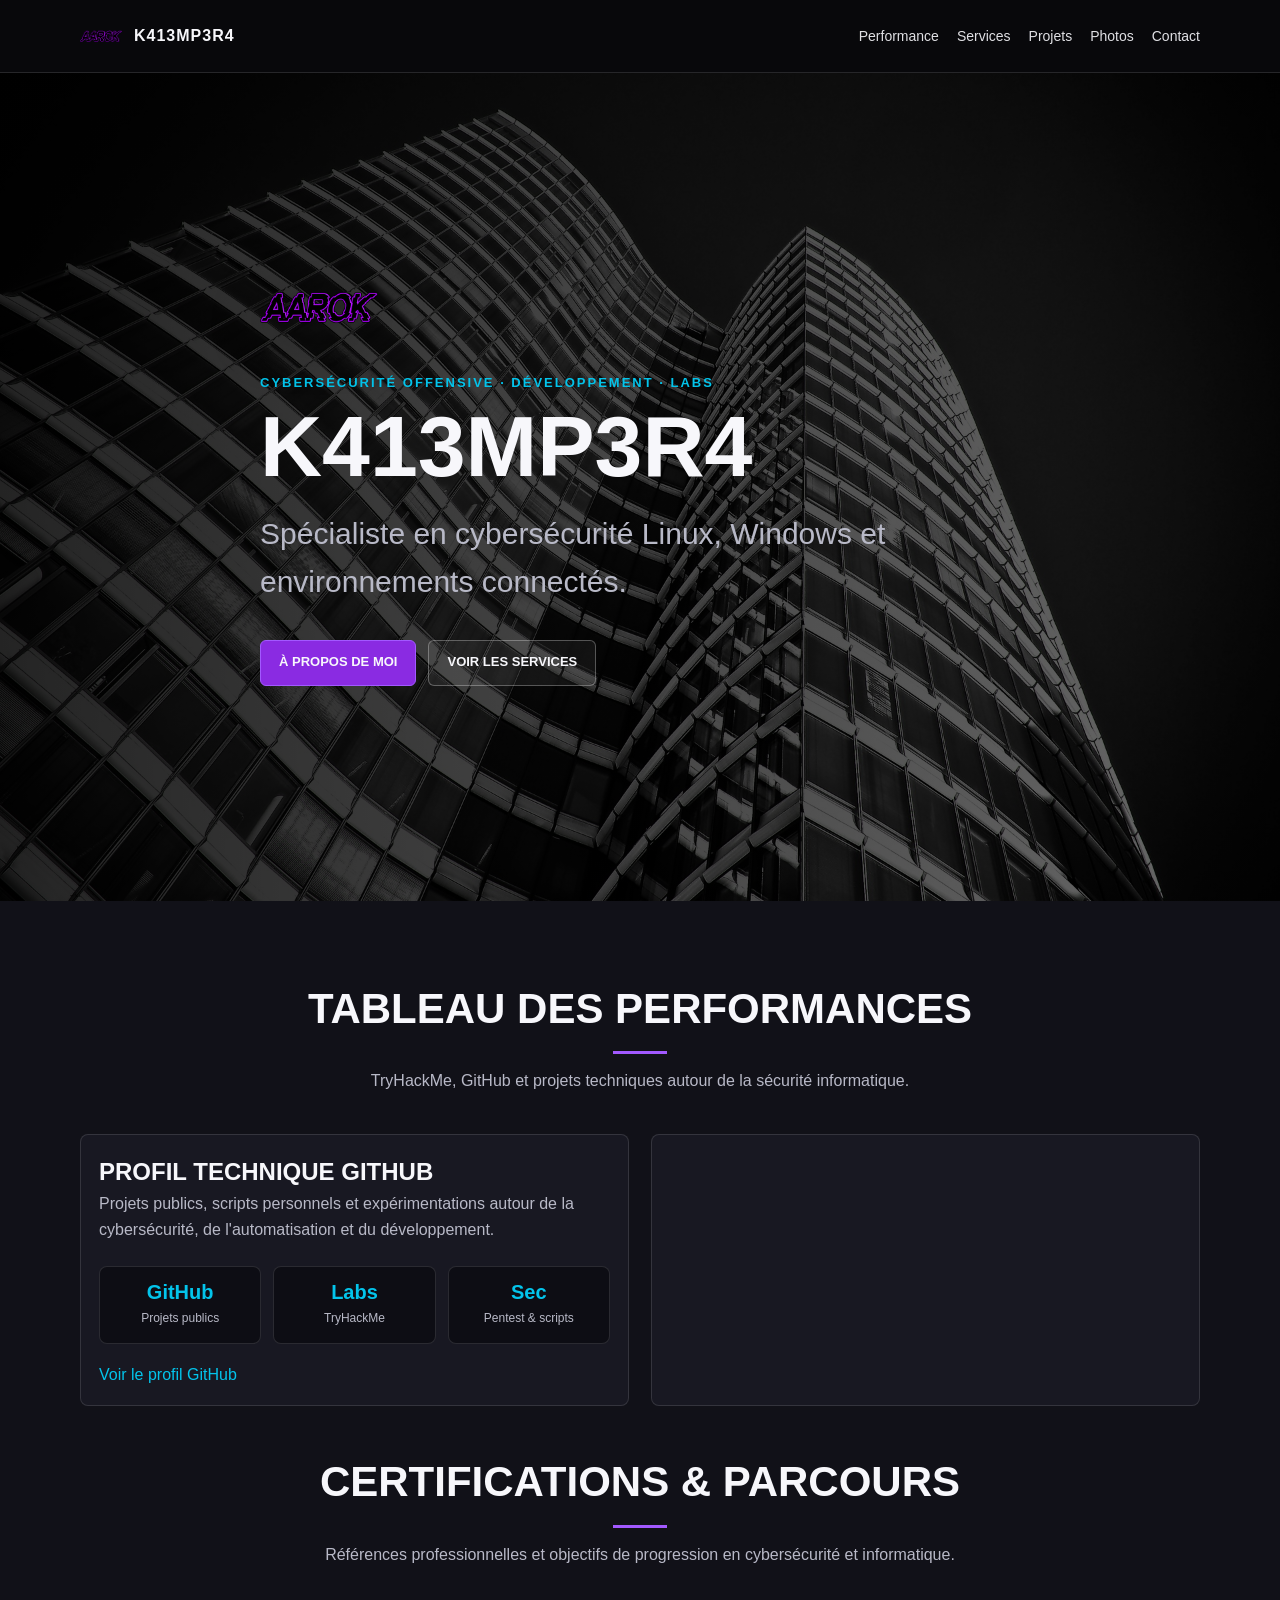
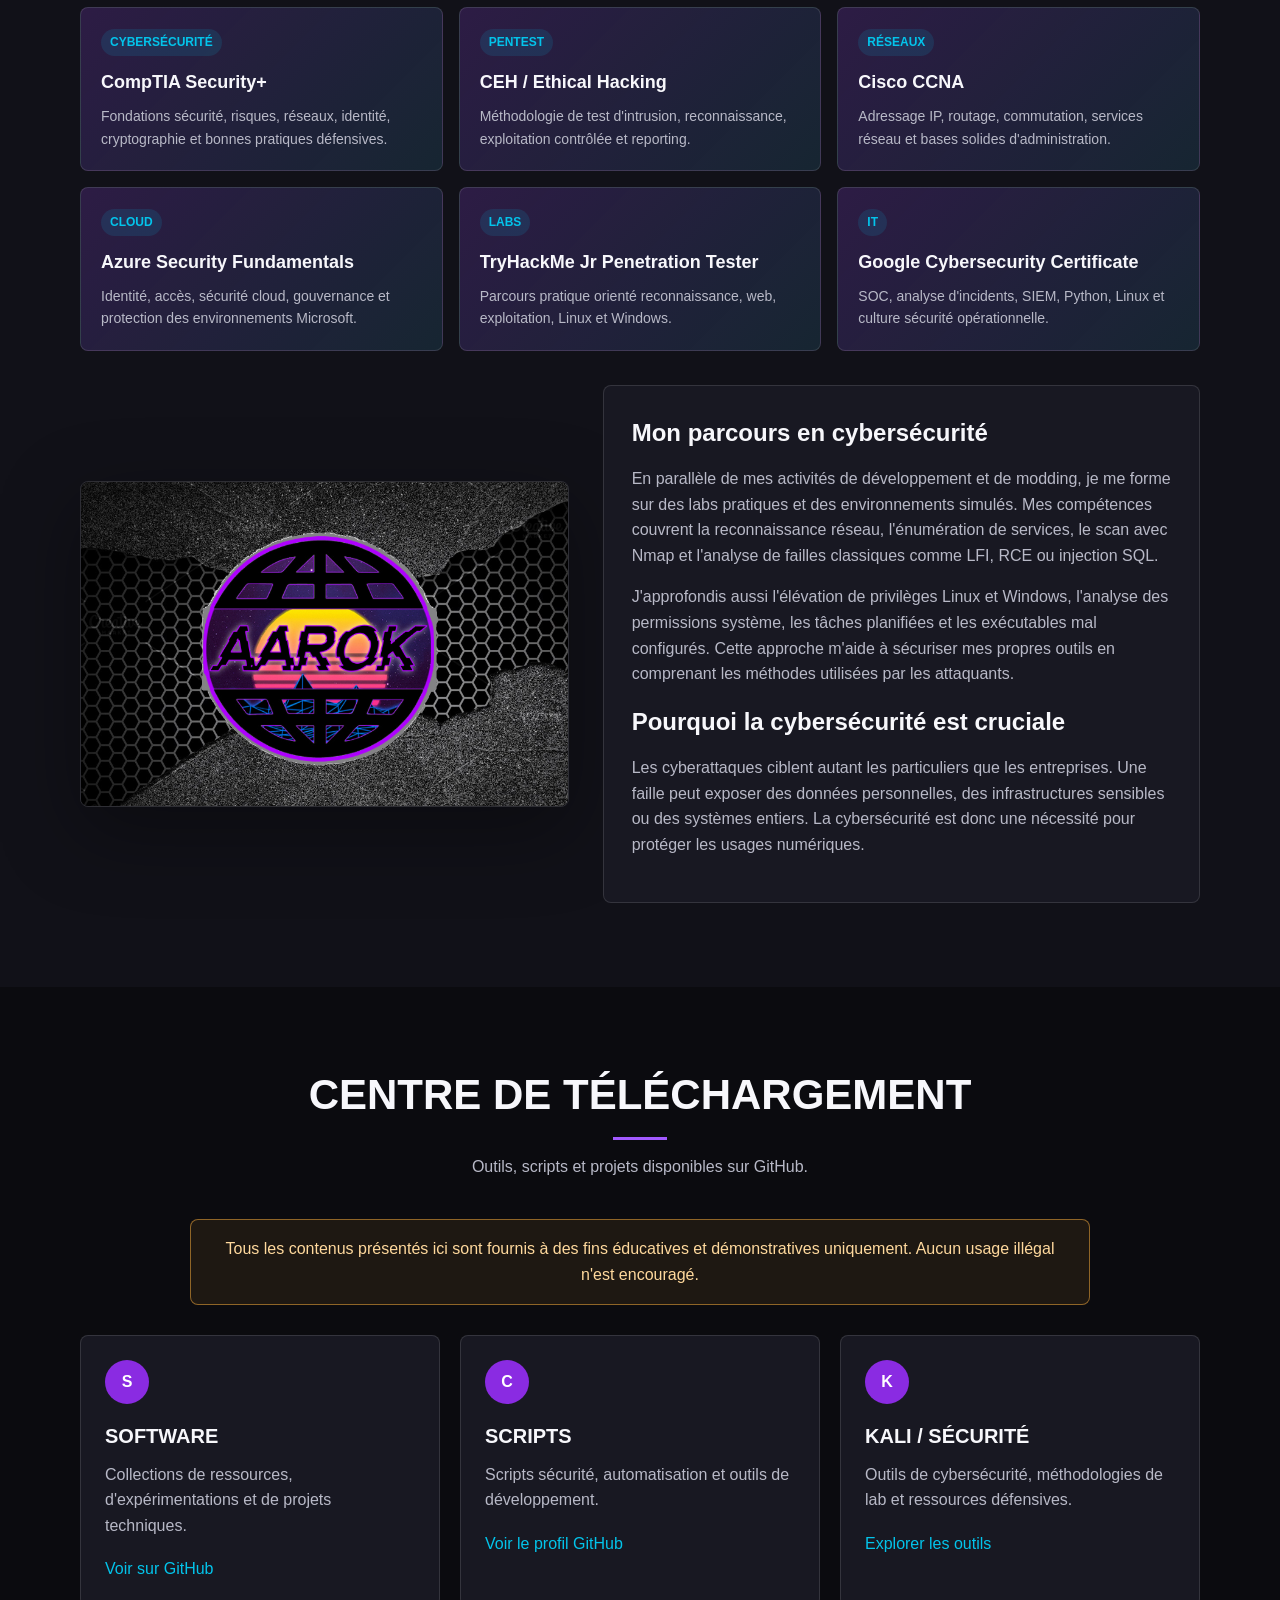
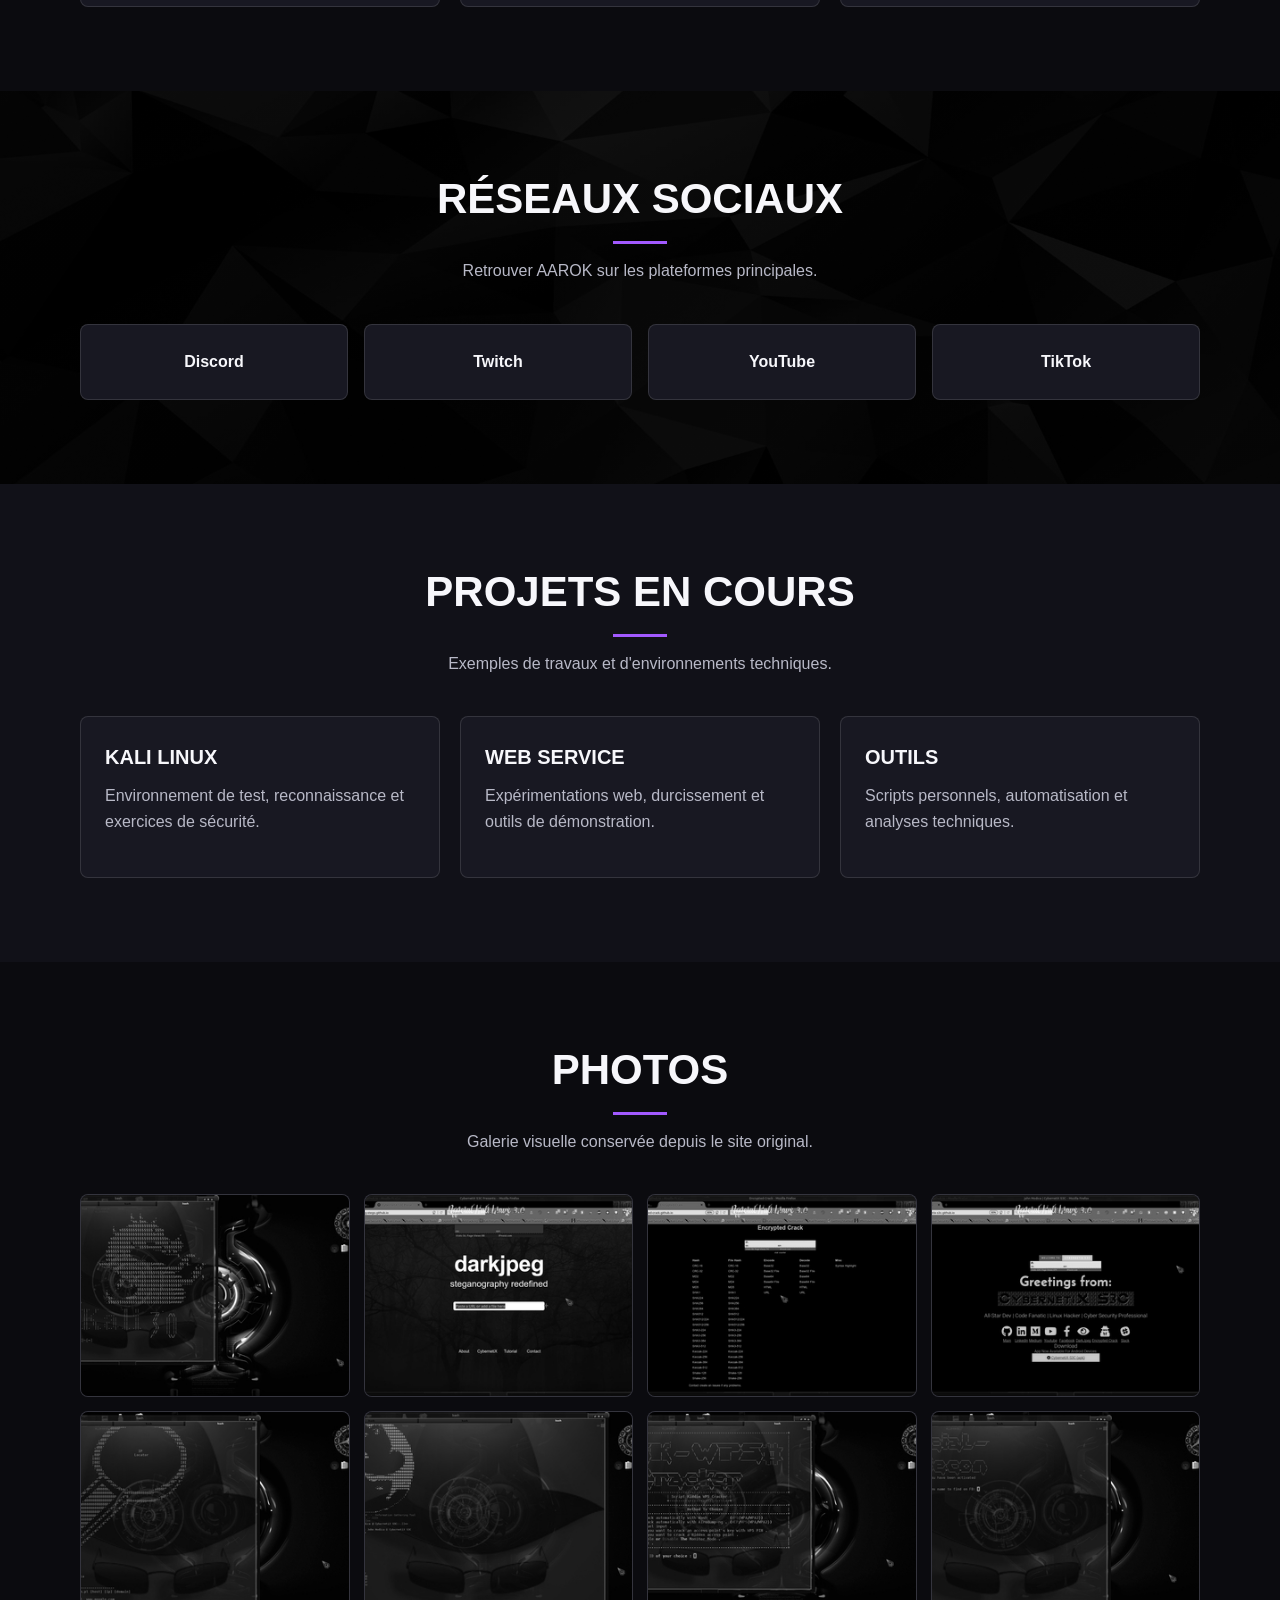
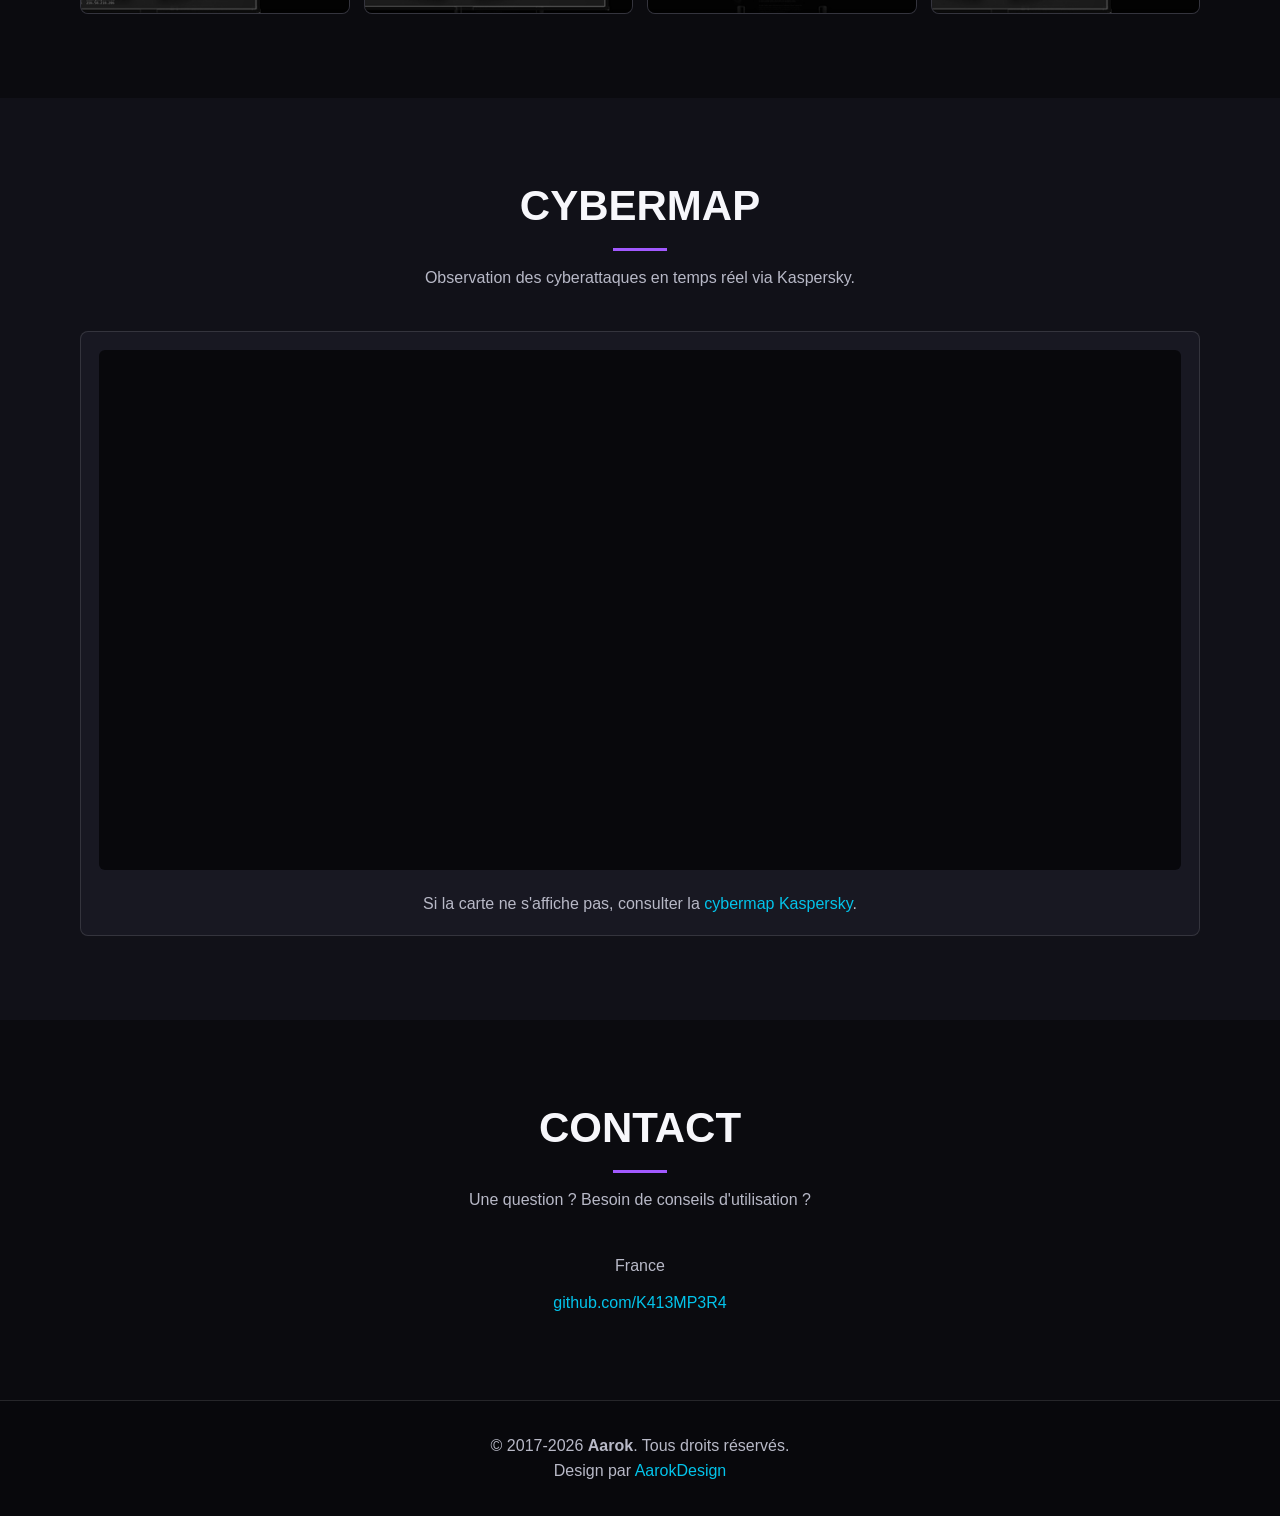
<file: index.html>
<!doctype html>
<html lang="fr">
<head>
  <meta charset="utf-8">
  <meta name="viewport" content="width=device-width, initial-scale=1">
  <meta name="p:domain_verify" content="4902bbf45fe4f81bed1552b65912c3f5">
  <meta http-equiv="Content-Security-Policy" content="default-src 'self' https: data:; img-src 'self' https: data:; frame-src https://tryhackme.com https://cybermap.kaspersky.com; style-src 'self' 'unsafe-inline'; script-src 'self' 'unsafe-inline'; base-uri 'self'; form-action 'self'; upgrade-insecure-requests">
  <meta name="referrer" content="strict-origin-when-cross-origin">
  <meta name="robots" content="index, follow, max-image-preview:large">
  <meta name="author" content="Aarok">
  <meta name="description" content="AAROK, profil cybersécurité offensive et développement : pentesting Linux et Windows, TryHackMe, scripts, outils et projets techniques.">
  <meta name="keywords" content="cybersécurité, pentest, hacker éthique, Linux, Windows, Nmap, TryHackMe, sécurité informatique, red team, scripts sécurité">
  <meta property="og:type" content="website">
  <meta property="og:locale" content="fr_FR">
  <meta property="og:site_name" content="AAROK">
  <meta property="og:title" content="AAROK - Cybersécurité offensive et projets techniques">
  <meta property="og:description" content="Profil cybersécurité, pentesting, scripts et projets techniques par AAROK.">
  <meta property="og:url" content="https://k413mp3r4.github.io/AAROK/">
  <meta property="og:image" content="https://k413mp3r4.github.io/AAROK/img/logo.png">
  <meta name="twitter:card" content="summary_large_image">
  <meta name="twitter:title" content="AAROK - Cybersécurité offensive">
  <meta name="twitter:description" content="Pentesting, TryHackMe, scripts sécurité et projets techniques.">
  <meta name="twitter:image" content="https://k413mp3r4.github.io/AAROK/img/logo.png">
  <link rel="canonical" href="https://k413mp3r4.github.io/AAROK/">
  <link rel="shortcut icon" href="favicon.ico">
  <link rel="preload" as="image" href="img/hero-bg.jpg">
  <title>AAROK - Cybersécurité offensive et projets techniques</title>
  <style>
    :root {
      --bg: #0b0b0f;
      --panel: #111118;
      --panel-soft: #181822;
      --text: #f7f7fb;
      --muted: #b8b9c7;
      --line: rgba(255, 255, 255, 0.12);
      --purple: #8a2be2;
      --purple-light: #a259ff;
      --cyan: #03c4eb;
      --warn: #ffb23f;
      --shadow: 0 24px 80px rgba(0, 0, 0, 0.35);
    }

    * {
      box-sizing: border-box;
    }

    html {
      scroll-behavior: smooth;
    }

    body {
      margin: 0;
      background: var(--bg);
      color: var(--text);
      font-family: Arial, Helvetica, sans-serif;
      line-height: 1.6;
    }

    img,
    iframe {
      max-width: 100%;
    }

    a {
      color: var(--cyan);
      text-decoration: none;
    }

    a:hover,
    a:focus-visible {
      color: #66e6ff;
      outline: none;
    }

    .container {
      width: min(1120px, calc(100% - 32px));
      margin: 0 auto;
    }

    .site-header {
      position: sticky;
      top: 0;
      z-index: 20;
      background: rgba(8, 8, 12, 0.88);
      border-bottom: 1px solid var(--line);
      backdrop-filter: blur(14px);
    }

    .nav {
      display: flex;
      align-items: center;
      justify-content: space-between;
      min-height: 72px;
      gap: 24px;
    }

    .brand {
      display: inline-flex;
      align-items: center;
      gap: 12px;
      color: var(--text);
      font-weight: 800;
      letter-spacing: 1px;
    }

    .brand img {
      width: 42px;
      height: 42px;
      object-fit: contain;
    }

    .nav-links {
      display: flex;
      align-items: center;
      gap: 18px;
      flex-wrap: wrap;
    }

    .nav-links a {
      color: var(--text);
      font-size: 14px;
      opacity: 0.9;
    }

    .nav-links a:hover,
    .nav-links a:focus-visible {
      color: var(--purple-light);
    }

    .hero {
      min-height: calc(100vh - 72px);
      display: grid;
      align-items: center;
      background:
        linear-gradient(90deg, rgba(0, 0, 0, 0.86), rgba(0, 0, 0, 0.58)),
        url("img/hero-bg.jpg") center / cover no-repeat;
    }

    .hero-inner {
      padding: 88px 0;
      max-width: 760px;
    }

    .hero-logo {
      width: 118px;
      height: auto;
      margin-bottom: 26px;
      filter: drop-shadow(0 12px 28px rgba(0, 0, 0, 0.45));
    }

    .eyebrow {
      color: var(--cyan);
      font-weight: 700;
      text-transform: uppercase;
      letter-spacing: 2px;
      font-size: 13px;
      margin-bottom: 12px;
    }

    h1 {
      margin: 0;
      font-size: clamp(42px, 8vw, 86px);
      line-height: 0.95;
      letter-spacing: 0;
      text-transform: uppercase;
    }

    .hero h2 {
      margin: 22px 0 0;
      color: var(--muted);
      font-size: clamp(20px, 3vw, 30px);
      font-weight: 500;
    }

    .actions {
      display: flex;
      flex-wrap: wrap;
      gap: 12px;
      margin-top: 34px;
    }

    .button {
      display: inline-flex;
      align-items: center;
      justify-content: center;
      min-height: 46px;
      padding: 0 18px;
      border: 1px solid rgba(255, 255, 255, 0.28);
      border-radius: 6px;
      color: var(--text);
      font-weight: 700;
      text-transform: uppercase;
      font-size: 13px;
      letter-spacing: 0;
      background: rgba(255, 255, 255, 0.06);
    }

    .button.primary {
      border-color: var(--purple-light);
      background: var(--purple);
    }

    .button:hover,
    .button:focus-visible {
      color: var(--text);
      border-color: var(--cyan);
      transform: translateY(-1px);
    }

    section {
      padding: 84px 0;
    }

    .section-head {
      max-width: 760px;
      margin: 0 auto 40px;
      text-align: center;
    }

    .section-head h2 {
      margin: 0;
      font-size: clamp(28px, 4vw, 42px);
      text-transform: uppercase;
      line-height: 1.15;
    }

    .section-head p {
      color: var(--muted);
      margin: 14px 0 0;
    }

    .divider {
      width: 54px;
      height: 3px;
      margin: 18px auto 0;
      background: var(--purple-light);
    }

    .dark-band {
      background: var(--panel);
    }

    .about-grid {
      display: grid;
      grid-template-columns: minmax(0, 0.9fr) minmax(0, 1.1fr);
      gap: 34px;
      align-items: center;
    }

    .about-grid img {
      width: 100%;
      border-radius: 8px;
      box-shadow: var(--shadow);
      border: 1px solid var(--line);
    }

    .content-panel {
      background: var(--panel-soft);
      border: 1px solid var(--line);
      border-radius: 8px;
      padding: 28px;
    }

    .content-panel h3 {
      margin: 0 0 14px;
      font-size: 24px;
    }

    .content-panel p {
      margin: 0 0 16px;
      color: var(--muted);
    }

    .embed-grid {
      display: grid;
      grid-template-columns: repeat(2, minmax(0, 1fr));
      gap: 22px;
      align-items: stretch;
    }

    .embed-card {
      min-height: 270px;
      background: var(--panel-soft);
      border: 1px solid var(--line);
      border-radius: 8px;
      padding: 18px;
    }

    .embed-card img,
    .embed-card iframe {
      width: 100%;
      border: 0;
      border-radius: 6px;
      background: #08080c;
    }

    .stats-card {
      min-height: 270px;
      display: grid;
      align-content: center;
      gap: 18px;
    }

    .stats-card h3 {
      margin: 0;
      font-size: 24px;
      text-transform: uppercase;
    }

    .stats-card p {
      margin: 0;
      color: var(--muted);
    }

    .stat-list {
      display: grid;
      grid-template-columns: repeat(3, minmax(0, 1fr));
      gap: 12px;
      margin-top: 6px;
    }

    .stat-pill {
      padding: 14px 10px;
      border: 1px solid var(--line);
      border-radius: 8px;
      background: #0d0d14;
      text-align: center;
    }

    .stat-pill strong {
      display: block;
      color: var(--cyan);
      font-size: 20px;
      line-height: 1.1;
    }

    .stat-pill span {
      display: block;
      color: var(--muted);
      font-size: 12px;
      margin-top: 6px;
    }

    .tryhackme-card {
      min-height: 0;
    }

    .tryhackme-card iframe {
      display: block;
      height: 170px;
      background: transparent;
    }

    .services-grid {
      display: grid;
      grid-template-columns: repeat(3, minmax(0, 1fr));
      gap: 20px;
    }

    .cert-grid {
      display: grid;
      grid-template-columns: repeat(3, minmax(0, 1fr));
      gap: 16px;
      margin-top: 22px;
    }

    .cert-card {
      min-height: 152px;
      padding: 20px;
      border: 1px solid var(--line);
      border-radius: 8px;
      background: linear-gradient(135deg, rgba(138, 43, 226, 0.18), rgba(3, 196, 235, 0.08)), var(--panel-soft);
    }

    .cert-card span {
      display: inline-block;
      margin-bottom: 12px;
      padding: 4px 9px;
      border-radius: 999px;
      background: rgba(3, 196, 235, 0.12);
      color: var(--cyan);
      font-size: 12px;
      font-weight: 700;
      text-transform: uppercase;
    }

    .cert-card h3 {
      margin: 0 0 8px;
      font-size: 18px;
    }

    .cert-card p {
      margin: 0;
      color: var(--muted);
      font-size: 14px;
    }

    .service-card,
    .social-card,
    .project-card {
      background: var(--panel-soft);
      border: 1px solid var(--line);
      border-radius: 8px;
      padding: 24px;
      transition: transform 160ms ease, border-color 160ms ease;
    }

    .service-card:hover,
    .social-card:hover,
    .project-card:hover {
      transform: translateY(-3px);
      border-color: rgba(162, 89, 255, 0.65);
    }

    .service-icon {
      width: 44px;
      height: 44px;
      display: grid;
      place-items: center;
      border-radius: 50%;
      background: var(--purple);
      color: #fff;
      font-weight: 800;
      margin-bottom: 16px;
    }

    .service-card h3,
    .project-card h3 {
      margin: 0 0 10px;
      font-size: 20px;
      text-transform: uppercase;
    }

    .service-card p,
    .project-card p {
      color: var(--muted);
      margin: 0 0 18px;
    }

    .notice {
      max-width: 900px;
      margin: 0 auto 30px;
      padding: 16px;
      border: 1px solid rgba(255, 178, 63, 0.5);
      border-radius: 8px;
      color: #ffd99d;
      background: rgba(255, 178, 63, 0.08);
      text-align: center;
    }

    .social-section {
      background:
        linear-gradient(rgba(0, 0, 0, 0.72), rgba(0, 0, 0, 0.72)),
        url("img/subscribe-bg.jpg") center / cover no-repeat;
    }

    .social-grid {
      display: grid;
      grid-template-columns: repeat(4, minmax(0, 1fr));
      gap: 16px;
    }

    .social-card {
      color: var(--text);
      font-weight: 800;
      text-align: center;
    }

    .portfolio-grid {
      display: grid;
      grid-template-columns: repeat(4, minmax(0, 1fr));
      gap: 14px;
    }

    .portfolio-grid a {
      display: block;
      overflow: hidden;
      border-radius: 8px;
      border: 1px solid var(--line);
      background: var(--panel-soft);
    }

    .portfolio-grid img {
      display: block;
      width: 100%;
      aspect-ratio: 4 / 3;
      object-fit: cover;
      filter: grayscale(1);
      transition: filter 160ms ease, transform 160ms ease;
      loading: lazy;
    }

    .portfolio-grid a:hover img,
    .portfolio-grid a:focus-visible img {
      filter: grayscale(0);
      transform: scale(1.03);
    }

    .contact-list {
      display: grid;
      gap: 12px;
      max-width: 620px;
      margin: 0 auto;
      color: var(--muted);
      text-align: center;
    }

    footer {
      padding: 32px 0;
      border-top: 1px solid var(--line);
      color: var(--muted);
      text-align: center;
      background: #08080c;
    }

    @media (max-width: 900px) {
      .about-grid,
      .embed-grid,
      .services-grid,
      .cert-grid,
      .social-grid {
        grid-template-columns: 1fr;
      }

      .stat-list {
        grid-template-columns: 1fr;
      }

      .portfolio-grid {
        grid-template-columns: repeat(2, minmax(0, 1fr));
      }
    }

    @media (max-width: 720px) {
      .nav {
        align-items: flex-start;
        flex-direction: column;
        padding: 14px 0;
      }

      .nav-links {
        gap: 12px;
      }

      section {
        padding: 62px 0;
      }

      .hero {
        min-height: auto;
      }
    }
  </style>
  <script type="application/ld+json">
  {
    "@context": "https://schema.org",
    "@type": "Person",
    "name": "AAROK",
    "url": "https://k413mp3r4.github.io/AAROK/",
    "sameAs": [
      "https://github.com/K413MP3R4",
      "https://www.youtube.com/@Aarok.gaming",
      "https://www.twitch.tv/aar0ck",
      "https://www.tiktok.com/@aarok.tv"
    ],
    "knowsAbout": ["Cybersécurité", "Pentesting", "Linux", "Windows", "TryHackMe", "Développement"]
  }
  </script>
</head>
<body oncontextmenu="return false">
  <header class="site-header">
    <div class="container nav">
      <a class="brand" href="#hero" aria-label="Accueil AAROK">
        <img src="img/logo.png" alt="Logo AAROK" width="42" height="42">
        <span>K413MP3R4</span>
      </a>
      <nav class="nav-links" aria-label="Navigation principale">
        <a href="#about">Performance</a>
        <a href="#services">Services</a>
        <a href="#projects">Projets</a>
        <a href="#portfolio">Photos</a>
        <a href="#contact">Contact</a>
      </nav>
    </div>
  </header>

  <main>
    <section id="hero" class="hero">
      <div class="container hero-inner">
        <img class="hero-logo" src="img/logo.png" alt="Logo AAROK" width="140" height="140">
        <p class="eyebrow">Cybersécurité offensive · développement · labs</p>
        <h1>K413MP3R4</h1>
        <h2>Spécialiste en cybersécurité Linux, Windows et environnements connectés.</h2>
        <div class="actions">
          <a class="button primary" href="#about">À propos de moi</a>
          <a class="button" href="#services">Voir les services</a>
        </div>
      </div>
    </section>

    <section id="about" class="dark-band">
      <div class="container">
        <div class="section-head">
          <h2>Tableau des performances</h2>
          <div class="divider"></div>
          <p>TryHackMe, GitHub et projets techniques autour de la sécurité informatique.</p>
        </div>

        <div class="embed-grid">
          <article class="embed-card stats-card">
            <div>
              <h3>Profil technique GitHub</h3>
              <p>Projets publics, scripts personnels et expérimentations autour de la cybersécurité, de l'automatisation et du développement.</p>
            </div>
            <div class="stat-list" aria-label="Résumé du profil technique">
              <div class="stat-pill">
                <strong>GitHub</strong>
                <span>Projets publics</span>
              </div>
              <div class="stat-pill">
                <strong>Labs</strong>
                <span>TryHackMe</span>
              </div>
              <div class="stat-pill">
                <strong>Sec</strong>
                <span>Pentest & scripts</span>
              </div>
            </div>
            <a href="https://github.com/K413MP3R4" target="_blank" rel="noopener noreferrer">Voir le profil GitHub</a>
          </article>
          <article class="embed-card tryhackme-card">
            <iframe title="Badge TryHackMe public" src="https://tryhackme.com/api/v2/badges/public-profile?userPublicId=2812137" height="170" loading="lazy"></iframe>
          </article>
        </div>

        <div class="section-head" style="margin-top: 52px;">
          <h2>Certifications & parcours</h2>
          <div class="divider"></div>
          <p>Références professionnelles et objectifs de progression en cybersécurité et informatique.</p>
        </div>

        <div class="cert-grid">
          <article class="cert-card">
            <span>Cybersécurité</span>
            <h3>CompTIA Security+</h3>
            <p>Fondations sécurité, risques, réseaux, identité, cryptographie et bonnes pratiques défensives.</p>
          </article>
          <article class="cert-card">
            <span>Pentest</span>
            <h3>CEH / Ethical Hacking</h3>
            <p>Méthodologie de test d'intrusion, reconnaissance, exploitation contrôlée et reporting.</p>
          </article>
          <article class="cert-card">
            <span>Réseaux</span>
            <h3>Cisco CCNA</h3>
            <p>Adressage IP, routage, commutation, services réseau et bases solides d'administration.</p>
          </article>
          <article class="cert-card">
            <span>Cloud</span>
            <h3>Azure Security Fundamentals</h3>
            <p>Identité, accès, sécurité cloud, gouvernance et protection des environnements Microsoft.</p>
          </article>
          <article class="cert-card">
            <span>Labs</span>
            <h3>TryHackMe Jr Penetration Tester</h3>
            <p>Parcours pratique orienté reconnaissance, web, exploitation, Linux et Windows.</p>
          </article>
          <article class="cert-card">
            <span>IT</span>
            <h3>Google Cybersecurity Certificate</h3>
            <p>SOC, analyse d'incidents, SIEM, Python, Linux et culture sécurité opérationnelle.</p>
          </article>
        </div>

        <div class="about-grid" style="margin-top: 34px;">
          <img src="img/about-img.jpg" alt="Illustration cybersécurité AAROK" loading="lazy">
          <article class="content-panel">
            <h3>Mon parcours en cybersécurité</h3>
            <p>En parallèle de mes activités de développement et de modding, je me forme sur des labs pratiques et des environnements simulés. Mes compétences couvrent la reconnaissance réseau, l'énumération de services, le scan avec Nmap et l'analyse de failles classiques comme LFI, RCE ou injection SQL.</p>
            <p>J'approfondis aussi l'élévation de privilèges Linux et Windows, l'analyse des permissions système, les tâches planifiées et les exécutables mal configurés. Cette approche m'aide à sécuriser mes propres outils en comprenant les méthodes utilisées par les attaquants.</p>
            <h3>Pourquoi la cybersécurité est cruciale</h3>
            <p>Les cyberattaques ciblent autant les particuliers que les entreprises. Une faille peut exposer des données personnelles, des infrastructures sensibles ou des systèmes entiers. La cybersécurité est donc une nécessité pour protéger les usages numériques.</p>
          </article>
        </div>
      </div>
    </section>

    <section id="services">
      <div class="container">
        <div class="section-head">
          <h2>Centre de téléchargement</h2>
          <div class="divider"></div>
          <p>Outils, scripts et projets disponibles sur GitHub.</p>
        </div>

        <div class="notice">
          Tous les contenus présentés ici sont fournis à des fins éducatives et démonstratives uniquement. Aucun usage illégal n'est encouragé.
        </div>

        <div class="services-grid">
          <article class="service-card">
            <div class="service-icon">S</div>
            <h3>Software</h3>
            <p>Collections de ressources, d'expérimentations et de projets techniques.</p>
            <a href="https://github.com/K413MP3R4" target="_blank" rel="noopener noreferrer">Voir sur GitHub</a>
          </article>

          <article class="service-card">
            <div class="service-icon">C</div>
            <h3>Scripts</h3>
            <p>Scripts sécurité, automatisation et outils de développement.</p>
            <a href="https://github.com/K413MP3R4" target="_blank" rel="noopener noreferrer">Voir le profil GitHub</a>
          </article>

          <article class="service-card">
            <div class="service-icon">K</div>
            <h3>Kali / Sécurité</h3>
            <p>Outils de cybersécurité, méthodologies de lab et ressources défensives.</p>
            <a href="https://github.com/K413MP3R4" target="_blank" rel="noopener noreferrer">Explorer les outils</a>
          </article>
        </div>
      </div>
    </section>

    <section class="social-section" aria-labelledby="social-title">
      <div class="container">
        <div class="section-head">
          <h2 id="social-title">Réseaux sociaux</h2>
          <div class="divider"></div>
          <p>Retrouver AAROK sur les plateformes principales.</p>
        </div>
        <div class="social-grid">
          <a class="social-card" href="https://discord.gg/votreLien" target="_blank" rel="noopener noreferrer">Discord</a>
          <a class="social-card" href="https://www.twitch.tv/aar0ck" target="_blank" rel="noopener noreferrer">Twitch</a>
          <a class="social-card" href="https://www.youtube.com/@Aarok.gaming" target="_blank" rel="noopener noreferrer">YouTube</a>
          <a class="social-card" href="https://www.tiktok.com/@aarok.tv" target="_blank" rel="noopener noreferrer">TikTok</a>
        </div>
      </div>
    </section>

    <section id="projects" class="dark-band">
      <div class="container">
        <div class="section-head">
          <h2>Projets en cours</h2>
          <div class="divider"></div>
          <p>Exemples de travaux et d'environnements techniques.</p>
        </div>
        <div class="services-grid">
          <article class="project-card">
            <h3>Kali Linux</h3>
            <p>Environnement de test, reconnaissance et exercices de sécurité.</p>
          </article>
          <article class="project-card">
            <h3>Web Service</h3>
            <p>Expérimentations web, durcissement et outils de démonstration.</p>
          </article>
          <article class="project-card">
            <h3>Outils</h3>
            <p>Scripts personnels, automatisation et analyses techniques.</p>
          </article>
        </div>
      </div>
    </section>

    <section id="portfolio">
      <div class="container">
        <div class="section-head">
          <h2>Photos</h2>
          <div class="divider"></div>
          <p>Galerie visuelle conservée depuis le site original.</p>
        </div>
        <div class="portfolio-grid">
          <a href="img/portfolio/portfolio-01-large.jpg" target="_blank" rel="noopener noreferrer"><img src="img/portfolio/portfolio-01-thumbnail.jpg" alt="Portfolio Kali Linux" loading="lazy"></a>
          <a href="img/portfolio/portfolio-02-large.jpg" target="_blank" rel="noopener noreferrer"><img src="img/portfolio/portfolio-02-thumbnail.jpg" alt="Portfolio service web" loading="lazy"></a>
          <a href="img/portfolio/portfolio-03-large.jpg" target="_blank" rel="noopener noreferrer"><img src="img/portfolio/portfolio-03-thumbnail.jpg" alt="Portfolio chiffrement" loading="lazy"></a>
          <a href="img/portfolio/portfolio-04-large.jpg" target="_blank" rel="noopener noreferrer"><img src="img/portfolio/portfolio-04-thumbnail.jpg" alt="Portfolio site web" loading="lazy"></a>
          <a href="img/portfolio/portfolio-05-large.jpg" target="_blank" rel="noopener noreferrer"><img src="img/portfolio/portfolio-05-thumbnail.jpg" alt="Portfolio outil IP" loading="lazy"></a>
          <a href="img/portfolio/portfolio-06-large.jpg" target="_blank" rel="noopener noreferrer"><img src="img/portfolio/portfolio-06-thumbnail.jpg" alt="Portfolio outil sécurité" loading="lazy"></a>
          <a href="img/portfolio/portfolio-07-large.jpg" target="_blank" rel="noopener noreferrer"><img src="img/portfolio/portfolio-07-thumbnail.jpg" alt="Portfolio script sécurité" loading="lazy"></a>
          <a href="img/portfolio/portfolio-08-large.jpg" target="_blank" rel="noopener noreferrer"><img src="img/portfolio/portfolio-08-thumbnail.jpg" alt="Portfolio reconnaissance" loading="lazy"></a>
        </div>
      </div>
    </section>

    <section class="dark-band" aria-labelledby="cybermap-title">
      <div class="container">
        <div class="section-head">
          <h2 id="cybermap-title">Cybermap</h2>
          <div class="divider"></div>
          <p>Observation des cyberattaques en temps réel via Kaspersky.</p>
        </div>
        <article class="embed-card">
          <iframe title="Cybermap Kaspersky" src="https://cybermap.kaspersky.com/en/widget/dynamic/dark" height="520" loading="lazy" allowfullscreen></iframe>
          <p style="margin: 14px 0 0; color: var(--muted); text-align: center;">Si la carte ne s'affiche pas, consulter la <a href="https://cybermap.kaspersky.com" target="_blank" rel="noopener noreferrer">cybermap Kaspersky</a>.</p>
        </article>
      </div>
    </section>

    <section id="contact">
      <div class="container">
        <div class="section-head">
          <h2>Contact</h2>
          <div class="divider"></div>
          <p>Une question ? Besoin de conseils d'utilisation ?</p>
        </div>
        <div class="contact-list">
          <span>France</span>
          <a href="https://github.com/K413MP3R4" target="_blank" rel="noopener noreferrer">github.com/K413MP3R4</a>
        </div>
      </div>
    </section>
  </main>

  <footer>
    <div class="container">
      <div>&copy; 2017-<span id="yr"></span> <strong>Aarok</strong>. Tous droits réservés.</div>
      <div>Design par <a href="https://github.com/K413MP3R4" target="_blank" rel="noopener noreferrer">AarokDesign</a></div>
    </div>
  </footer>
  <script>
    document.addEventListener("contextmenu", function (event) {
      event.preventDefault();
    });

    document.addEventListener("keydown", function (event) {
      var key = event.key.toLowerCase();
      var blocked =
        event.key === "F12" ||
        (event.ctrlKey && event.shiftKey && ["i", "j", "c"].includes(key)) ||
        (event.ctrlKey && ["u", "s"].includes(key));

      if (blocked) {
        event.preventDefault();
      }
    });
  </script>
<script>document.getElementById("yr").textContent=new Date().getFullYear();</script>
</body>
</html>
</file>
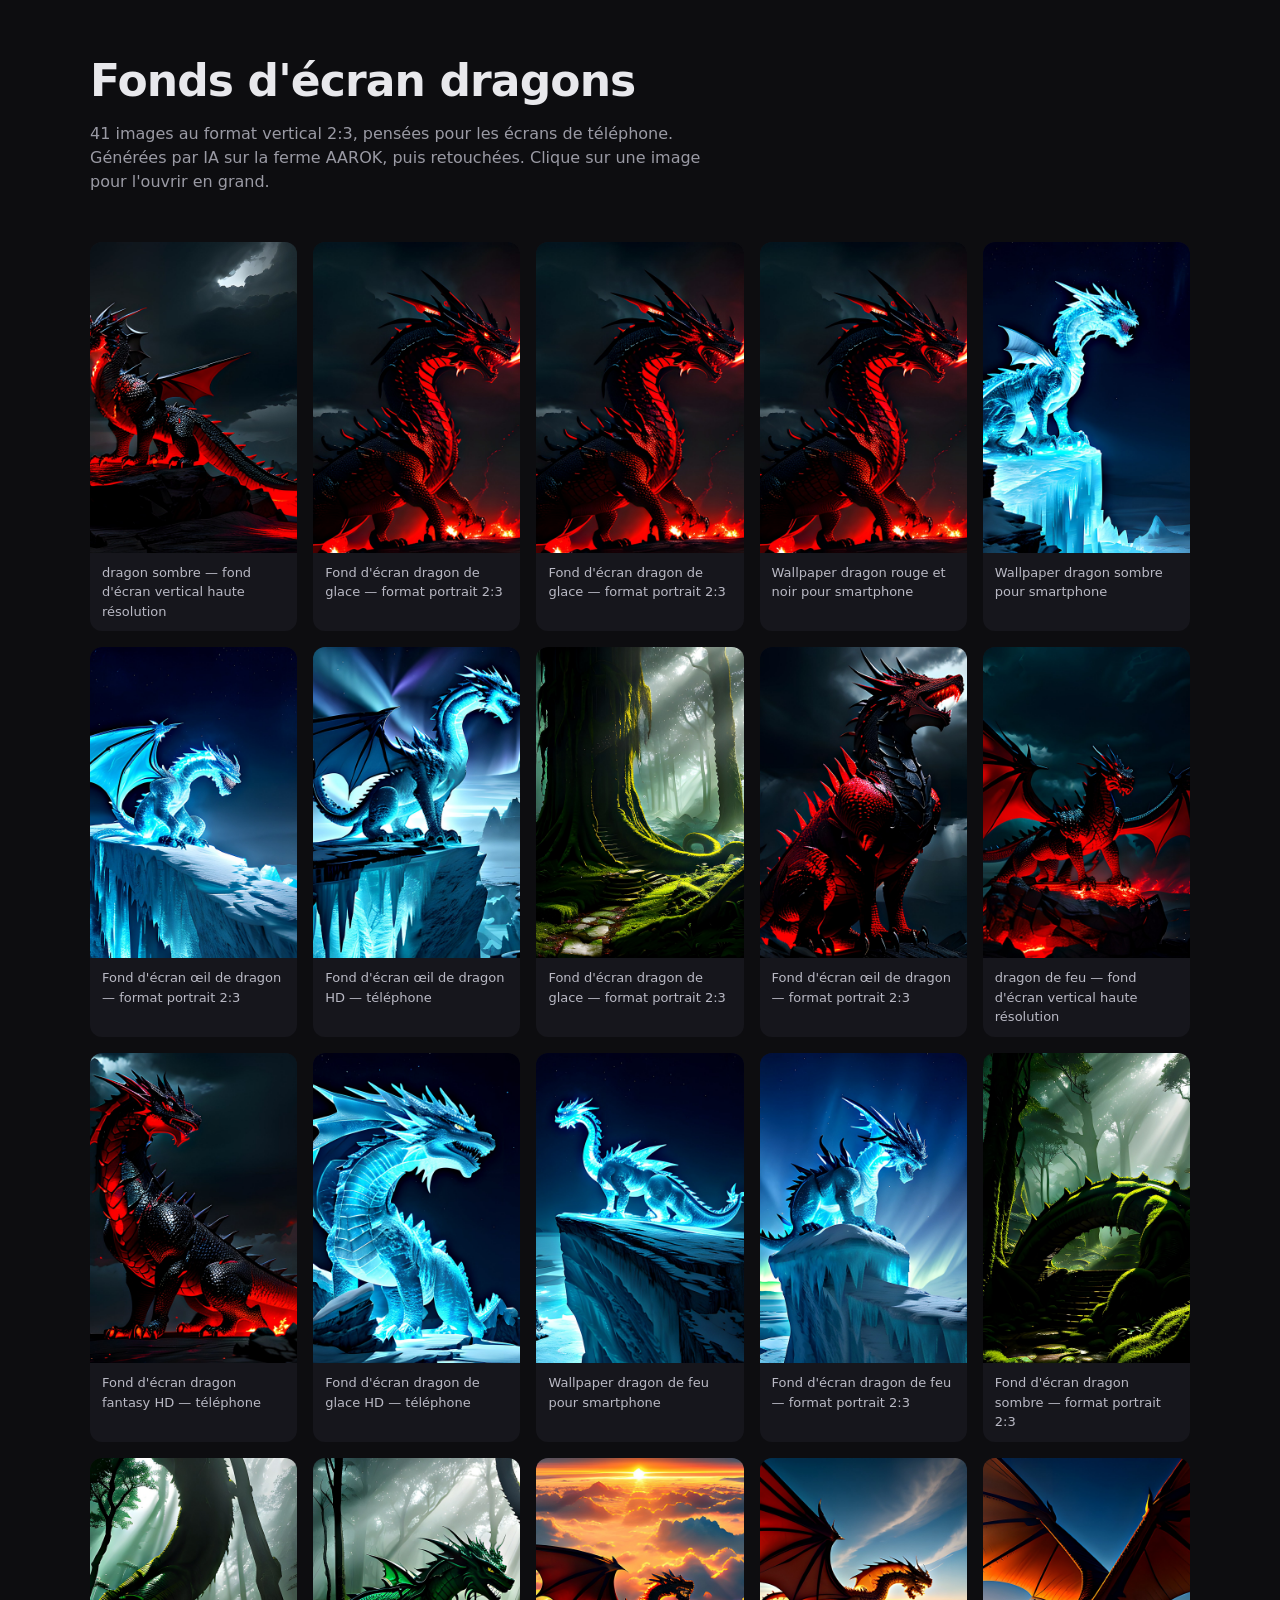
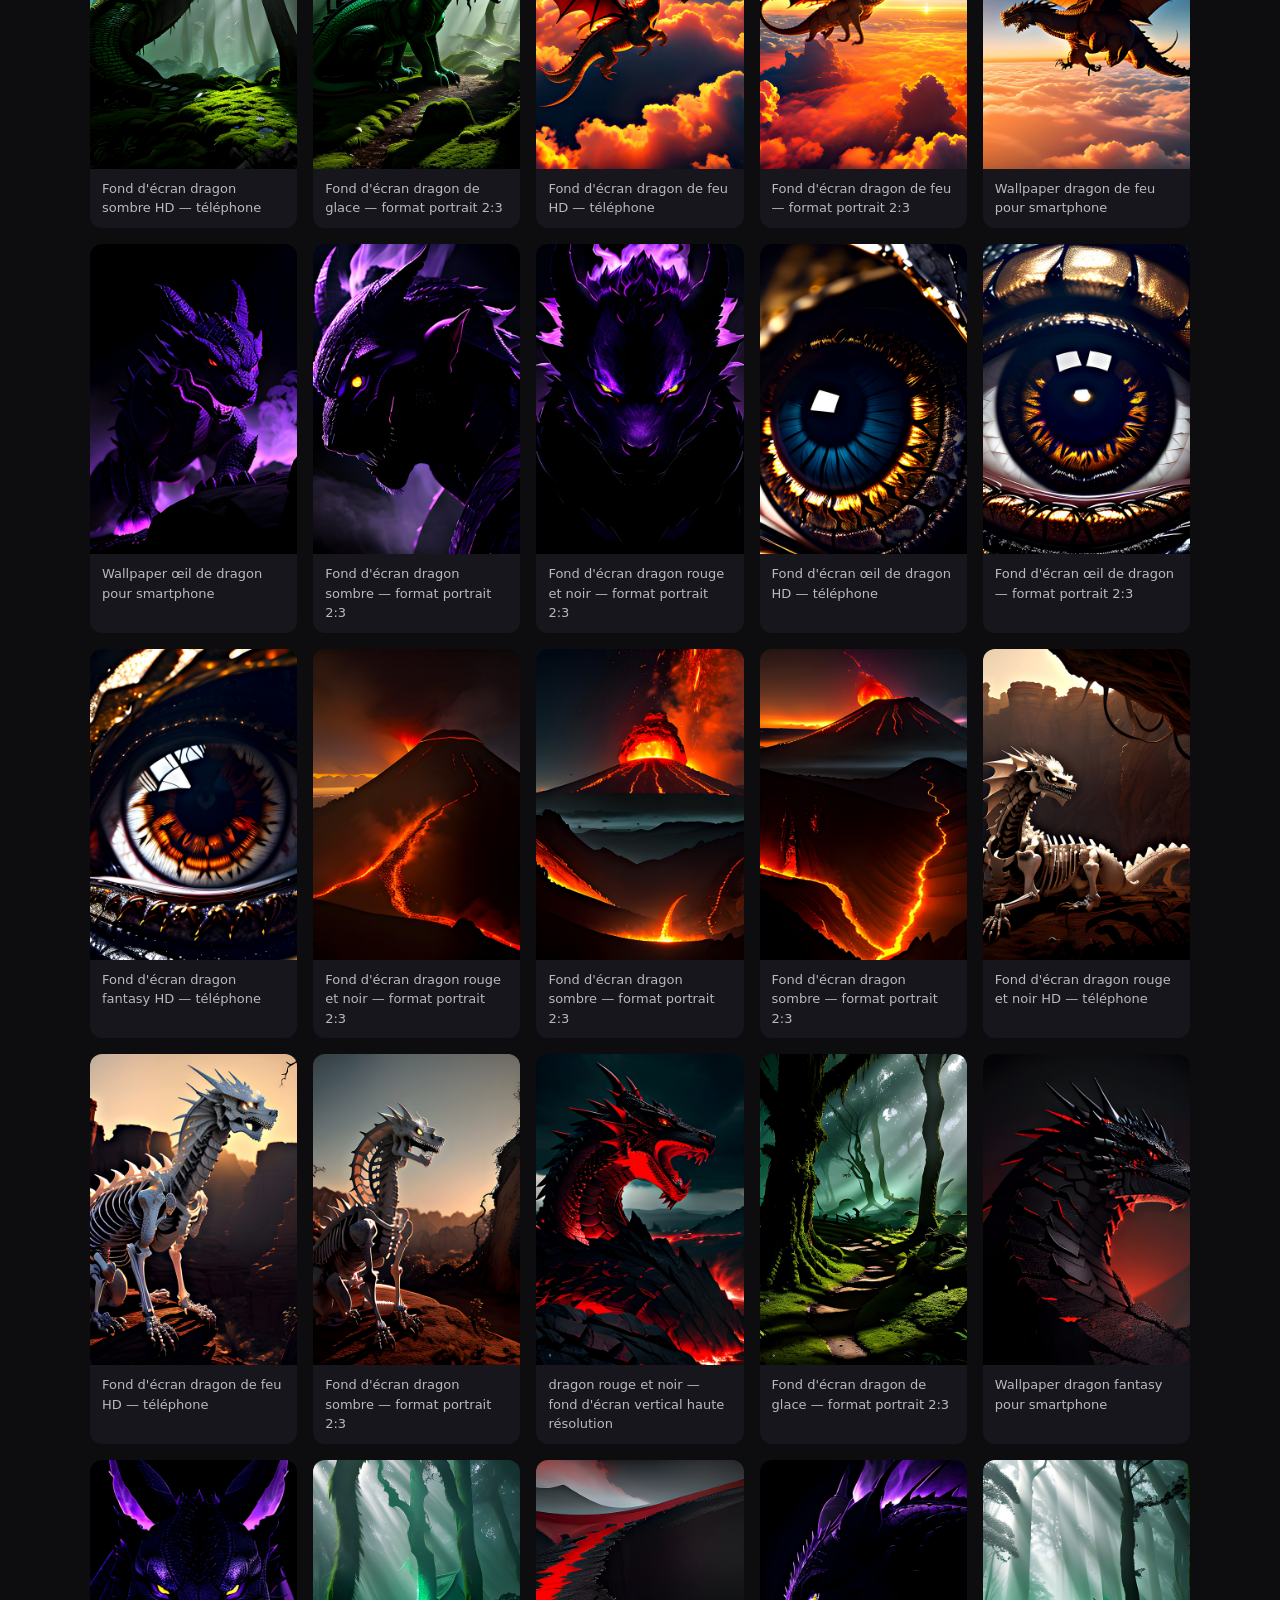
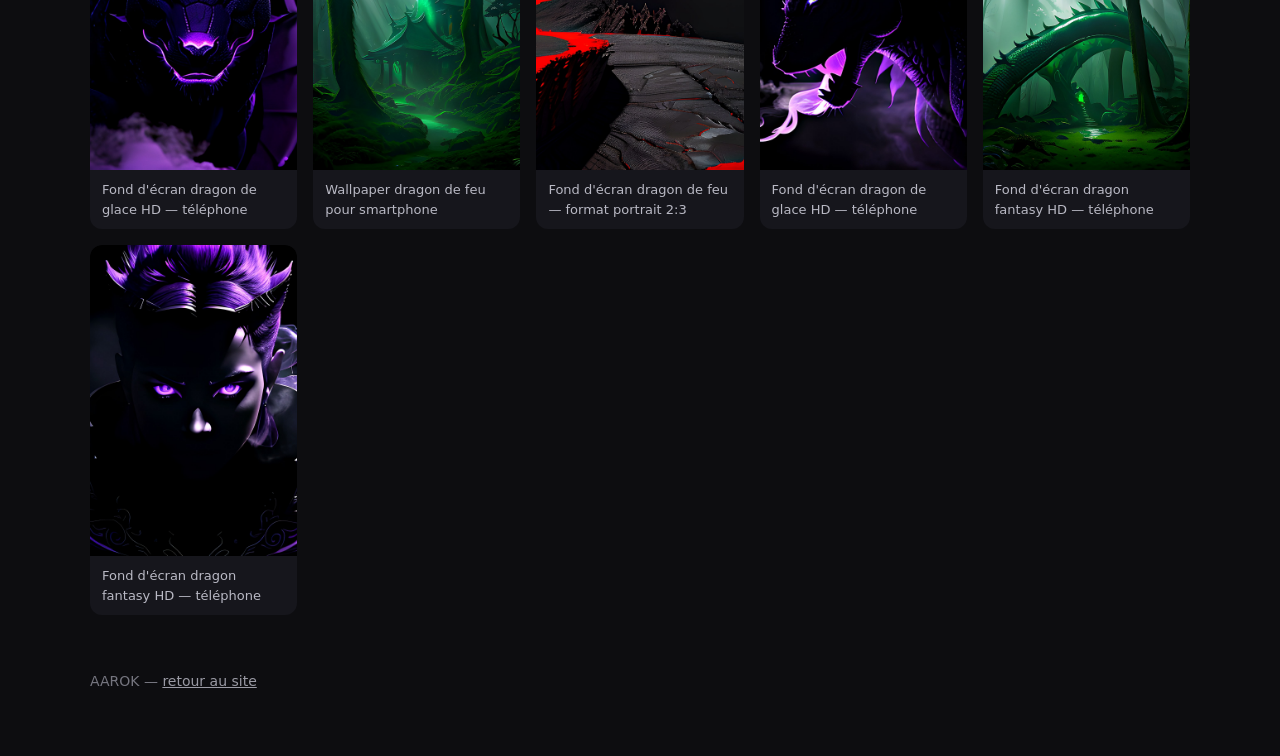
<file: wallpapers/index.html>
<!doctype html>
<html lang="fr">
<head>
<meta charset="utf-8">
<meta name="viewport" content="width=device-width,initial-scale=1">
<title>Fonds d'écran dragons — AAROK</title>
<meta name="description" content="Fonds d'écran dragons au format vertical 2:3 pour téléphone Android et iPhone. Images générées par IA et retouchées par AAROK.">
<meta property="og:title" content="Fonds d'écran dragons — AAROK">
<meta property="og:description" content="41 fonds d'écran dragons, format vertical 2:3 pour téléphone.">
<meta property="og:image" content="https://k413mp3r4.github.io/AAROK/wallpapers/dragons/000.jpg">
<meta name="pinterest-rich-pin" content="true">
<style>
:root{color-scheme:dark}
body{margin:0;background:#0d0d10;color:#e8e8ec;font:16px/1.5 system-ui,-apple-system,Segoe UI,sans-serif}
header{padding:48px 24px 24px;max-width:1100px;margin:0 auto}
h1{margin:0 0 8px;font-size:clamp(28px,5vw,44px);letter-spacing:-.02em}
p.s{margin:0;color:#9a9aa4;max-width:60ch}
main{display:grid;grid-template-columns:repeat(auto-fill,minmax(200px,1fr));gap:16px;
padding:24px;max-width:1100px;margin:0 auto}
.c{display:block;text-decoration:none;color:inherit;border-radius:12px;overflow:hidden;
background:#16161c;transition:transform .15s ease}
.c:hover{transform:translateY(-3px)}
.c img{display:block;width:100%;height:auto;aspect-ratio:2/3;object-fit:cover}
.c span{display:block;padding:10px 12px;font-size:13px;color:#b9b9c4}
footer{padding:32px 24px 64px;max-width:1100px;margin:0 auto;color:#75757f;font-size:14px}
</style>
</head>
<body>
<header>
  <h1>Fonds d'écran dragons</h1>
  <p class="s">41 images au format vertical 2:3, pensées pour les écrans de téléphone.
  Générées par IA sur la ferme AAROK, puis retouchées. Clique sur une image pour l'ouvrir en grand.</p>
</header>
<main>
    <a class="c" href="dragons/000.jpg" target="_blank" rel="noopener">
      <img src="dragons/000.jpg" alt="dragon sombre — fond d&#x27;écran vertical haute résolution" loading="lazy" width="1000" height="1500">
      <span>dragon sombre — fond d&#x27;écran vertical haute résolution</span>
    </a>
    <a class="c" href="dragons/001.jpg" target="_blank" rel="noopener">
      <img src="dragons/001.jpg" alt="Fond d&#x27;écran dragon de glace — format portrait 2:3" loading="lazy" width="1000" height="1500">
      <span>Fond d&#x27;écran dragon de glace — format portrait 2:3</span>
    </a>
    <a class="c" href="dragons/002.jpg" target="_blank" rel="noopener">
      <img src="dragons/002.jpg" alt="Fond d&#x27;écran dragon de glace — format portrait 2:3" loading="lazy" width="1000" height="1500">
      <span>Fond d&#x27;écran dragon de glace — format portrait 2:3</span>
    </a>
    <a class="c" href="dragons/003.jpg" target="_blank" rel="noopener">
      <img src="dragons/003.jpg" alt="Wallpaper dragon rouge et noir pour smartphone" loading="lazy" width="1000" height="1500">
      <span>Wallpaper dragon rouge et noir pour smartphone</span>
    </a>
    <a class="c" href="dragons/004.jpg" target="_blank" rel="noopener">
      <img src="dragons/004.jpg" alt="Wallpaper dragon sombre pour smartphone" loading="lazy" width="1000" height="1500">
      <span>Wallpaper dragon sombre pour smartphone</span>
    </a>
    <a class="c" href="dragons/005.jpg" target="_blank" rel="noopener">
      <img src="dragons/005.jpg" alt="Fond d&#x27;écran œil de dragon — format portrait 2:3" loading="lazy" width="1000" height="1500">
      <span>Fond d&#x27;écran œil de dragon — format portrait 2:3</span>
    </a>
    <a class="c" href="dragons/006.jpg" target="_blank" rel="noopener">
      <img src="dragons/006.jpg" alt="Fond d&#x27;écran œil de dragon HD — téléphone" loading="lazy" width="1000" height="1500">
      <span>Fond d&#x27;écran œil de dragon HD — téléphone</span>
    </a>
    <a class="c" href="dragons/007.jpg" target="_blank" rel="noopener">
      <img src="dragons/007.jpg" alt="Fond d&#x27;écran dragon de glace — format portrait 2:3" loading="lazy" width="1000" height="1500">
      <span>Fond d&#x27;écran dragon de glace — format portrait 2:3</span>
    </a>
    <a class="c" href="dragons/008.jpg" target="_blank" rel="noopener">
      <img src="dragons/008.jpg" alt="Fond d&#x27;écran œil de dragon — format portrait 2:3" loading="lazy" width="1000" height="1500">
      <span>Fond d&#x27;écran œil de dragon — format portrait 2:3</span>
    </a>
    <a class="c" href="dragons/009.jpg" target="_blank" rel="noopener">
      <img src="dragons/009.jpg" alt="dragon de feu — fond d&#x27;écran vertical haute résolution" loading="lazy" width="1000" height="1500">
      <span>dragon de feu — fond d&#x27;écran vertical haute résolution</span>
    </a>
    <a class="c" href="dragons/010.jpg" target="_blank" rel="noopener">
      <img src="dragons/010.jpg" alt="Fond d&#x27;écran dragon fantasy HD — téléphone" loading="lazy" width="1000" height="1500">
      <span>Fond d&#x27;écran dragon fantasy HD — téléphone</span>
    </a>
    <a class="c" href="dragons/011.jpg" target="_blank" rel="noopener">
      <img src="dragons/011.jpg" alt="Fond d&#x27;écran dragon de glace HD — téléphone" loading="lazy" width="1000" height="1500">
      <span>Fond d&#x27;écran dragon de glace HD — téléphone</span>
    </a>
    <a class="c" href="dragons/012.jpg" target="_blank" rel="noopener">
      <img src="dragons/012.jpg" alt="Wallpaper dragon de feu pour smartphone" loading="lazy" width="1000" height="1500">
      <span>Wallpaper dragon de feu pour smartphone</span>
    </a>
    <a class="c" href="dragons/013.jpg" target="_blank" rel="noopener">
      <img src="dragons/013.jpg" alt="Fond d&#x27;écran dragon de feu — format portrait 2:3" loading="lazy" width="1000" height="1500">
      <span>Fond d&#x27;écran dragon de feu — format portrait 2:3</span>
    </a>
    <a class="c" href="dragons/014.jpg" target="_blank" rel="noopener">
      <img src="dragons/014.jpg" alt="Fond d&#x27;écran dragon sombre — format portrait 2:3" loading="lazy" width="1000" height="1500">
      <span>Fond d&#x27;écran dragon sombre — format portrait 2:3</span>
    </a>
    <a class="c" href="dragons/015.jpg" target="_blank" rel="noopener">
      <img src="dragons/015.jpg" alt="Fond d&#x27;écran dragon sombre HD — téléphone" loading="lazy" width="1000" height="1500">
      <span>Fond d&#x27;écran dragon sombre HD — téléphone</span>
    </a>
    <a class="c" href="dragons/016.jpg" target="_blank" rel="noopener">
      <img src="dragons/016.jpg" alt="Fond d&#x27;écran dragon de glace — format portrait 2:3" loading="lazy" width="1000" height="1500">
      <span>Fond d&#x27;écran dragon de glace — format portrait 2:3</span>
    </a>
    <a class="c" href="dragons/017.jpg" target="_blank" rel="noopener">
      <img src="dragons/017.jpg" alt="Fond d&#x27;écran dragon de feu HD — téléphone" loading="lazy" width="1000" height="1500">
      <span>Fond d&#x27;écran dragon de feu HD — téléphone</span>
    </a>
    <a class="c" href="dragons/018.jpg" target="_blank" rel="noopener">
      <img src="dragons/018.jpg" alt="Fond d&#x27;écran dragon de feu — format portrait 2:3" loading="lazy" width="1000" height="1500">
      <span>Fond d&#x27;écran dragon de feu — format portrait 2:3</span>
    </a>
    <a class="c" href="dragons/019.jpg" target="_blank" rel="noopener">
      <img src="dragons/019.jpg" alt="Wallpaper dragon de feu pour smartphone" loading="lazy" width="1000" height="1500">
      <span>Wallpaper dragon de feu pour smartphone</span>
    </a>
    <a class="c" href="dragons/020.jpg" target="_blank" rel="noopener">
      <img src="dragons/020.jpg" alt="Wallpaper œil de dragon pour smartphone" loading="lazy" width="1000" height="1500">
      <span>Wallpaper œil de dragon pour smartphone</span>
    </a>
    <a class="c" href="dragons/021.jpg" target="_blank" rel="noopener">
      <img src="dragons/021.jpg" alt="Fond d&#x27;écran dragon sombre — format portrait 2:3" loading="lazy" width="1000" height="1500">
      <span>Fond d&#x27;écran dragon sombre — format portrait 2:3</span>
    </a>
    <a class="c" href="dragons/022.jpg" target="_blank" rel="noopener">
      <img src="dragons/022.jpg" alt="Fond d&#x27;écran dragon rouge et noir — format portrait 2:3" loading="lazy" width="1000" height="1500">
      <span>Fond d&#x27;écran dragon rouge et noir — format portrait 2:3</span>
    </a>
    <a class="c" href="dragons/023.jpg" target="_blank" rel="noopener">
      <img src="dragons/023.jpg" alt="Fond d&#x27;écran œil de dragon HD — téléphone" loading="lazy" width="1000" height="1500">
      <span>Fond d&#x27;écran œil de dragon HD — téléphone</span>
    </a>
    <a class="c" href="dragons/024.jpg" target="_blank" rel="noopener">
      <img src="dragons/024.jpg" alt="Fond d&#x27;écran œil de dragon — format portrait 2:3" loading="lazy" width="1000" height="1500">
      <span>Fond d&#x27;écran œil de dragon — format portrait 2:3</span>
    </a>
    <a class="c" href="dragons/025.jpg" target="_blank" rel="noopener">
      <img src="dragons/025.jpg" alt="Fond d&#x27;écran dragon fantasy HD — téléphone" loading="lazy" width="1000" height="1500">
      <span>Fond d&#x27;écran dragon fantasy HD — téléphone</span>
    </a>
    <a class="c" href="dragons/026.jpg" target="_blank" rel="noopener">
      <img src="dragons/026.jpg" alt="Fond d&#x27;écran dragon rouge et noir — format portrait 2:3" loading="lazy" width="1000" height="1500">
      <span>Fond d&#x27;écran dragon rouge et noir — format portrait 2:3</span>
    </a>
    <a class="c" href="dragons/027.jpg" target="_blank" rel="noopener">
      <img src="dragons/027.jpg" alt="Fond d&#x27;écran dragon sombre — format portrait 2:3" loading="lazy" width="1000" height="1500">
      <span>Fond d&#x27;écran dragon sombre — format portrait 2:3</span>
    </a>
    <a class="c" href="dragons/028.jpg" target="_blank" rel="noopener">
      <img src="dragons/028.jpg" alt="Fond d&#x27;écran dragon sombre — format portrait 2:3" loading="lazy" width="1000" height="1500">
      <span>Fond d&#x27;écran dragon sombre — format portrait 2:3</span>
    </a>
    <a class="c" href="dragons/029.jpg" target="_blank" rel="noopener">
      <img src="dragons/029.jpg" alt="Fond d&#x27;écran dragon rouge et noir HD — téléphone" loading="lazy" width="1000" height="1500">
      <span>Fond d&#x27;écran dragon rouge et noir HD — téléphone</span>
    </a>
    <a class="c" href="dragons/030.jpg" target="_blank" rel="noopener">
      <img src="dragons/030.jpg" alt="Fond d&#x27;écran dragon de feu HD — téléphone" loading="lazy" width="1000" height="1500">
      <span>Fond d&#x27;écran dragon de feu HD — téléphone</span>
    </a>
    <a class="c" href="dragons/031.jpg" target="_blank" rel="noopener">
      <img src="dragons/031.jpg" alt="Fond d&#x27;écran dragon sombre — format portrait 2:3" loading="lazy" width="1000" height="1500">
      <span>Fond d&#x27;écran dragon sombre — format portrait 2:3</span>
    </a>
    <a class="c" href="dragons/032.jpg" target="_blank" rel="noopener">
      <img src="dragons/032.jpg" alt="dragon rouge et noir — fond d&#x27;écran vertical haute résolution" loading="lazy" width="1000" height="1500">
      <span>dragon rouge et noir — fond d&#x27;écran vertical haute résolution</span>
    </a>
    <a class="c" href="dragons/034.jpg" target="_blank" rel="noopener">
      <img src="dragons/034.jpg" alt="Fond d&#x27;écran dragon de glace — format portrait 2:3" loading="lazy" width="1000" height="1500">
      <span>Fond d&#x27;écran dragon de glace — format portrait 2:3</span>
    </a>
    <a class="c" href="dragons/035.jpg" target="_blank" rel="noopener">
      <img src="dragons/035.jpg" alt="Wallpaper dragon fantasy pour smartphone" loading="lazy" width="1000" height="1500">
      <span>Wallpaper dragon fantasy pour smartphone</span>
    </a>
    <a class="c" href="dragons/036.jpg" target="_blank" rel="noopener">
      <img src="dragons/036.jpg" alt="Fond d&#x27;écran dragon de glace HD — téléphone" loading="lazy" width="1000" height="1500">
      <span>Fond d&#x27;écran dragon de glace HD — téléphone</span>
    </a>
    <a class="c" href="dragons/037.jpg" target="_blank" rel="noopener">
      <img src="dragons/037.jpg" alt="Wallpaper dragon de feu pour smartphone" loading="lazy" width="1000" height="1500">
      <span>Wallpaper dragon de feu pour smartphone</span>
    </a>
    <a class="c" href="dragons/038.jpg" target="_blank" rel="noopener">
      <img src="dragons/038.jpg" alt="Fond d&#x27;écran dragon de feu — format portrait 2:3" loading="lazy" width="1000" height="1500">
      <span>Fond d&#x27;écran dragon de feu — format portrait 2:3</span>
    </a>
    <a class="c" href="dragons/039.jpg" target="_blank" rel="noopener">
      <img src="dragons/039.jpg" alt="Fond d&#x27;écran dragon de glace HD — téléphone" loading="lazy" width="1000" height="1500">
      <span>Fond d&#x27;écran dragon de glace HD — téléphone</span>
    </a>
    <a class="c" href="dragons/040.jpg" target="_blank" rel="noopener">
      <img src="dragons/040.jpg" alt="Fond d&#x27;écran dragon fantasy HD — téléphone" loading="lazy" width="1000" height="1500">
      <span>Fond d&#x27;écran dragon fantasy HD — téléphone</span>
    </a>
    <a class="c" href="dragons/042.jpg" target="_blank" rel="noopener">
      <img src="dragons/042.jpg" alt="Fond d&#x27;écran dragon fantasy HD — téléphone" loading="lazy" width="1000" height="1500">
      <span>Fond d&#x27;écran dragon fantasy HD — téléphone</span>
    </a>
</main>
<footer>AAROK — <a href="../index.html" style="color:#9a9aa4">retour au site</a></footer>
</body>
</html>
</file>
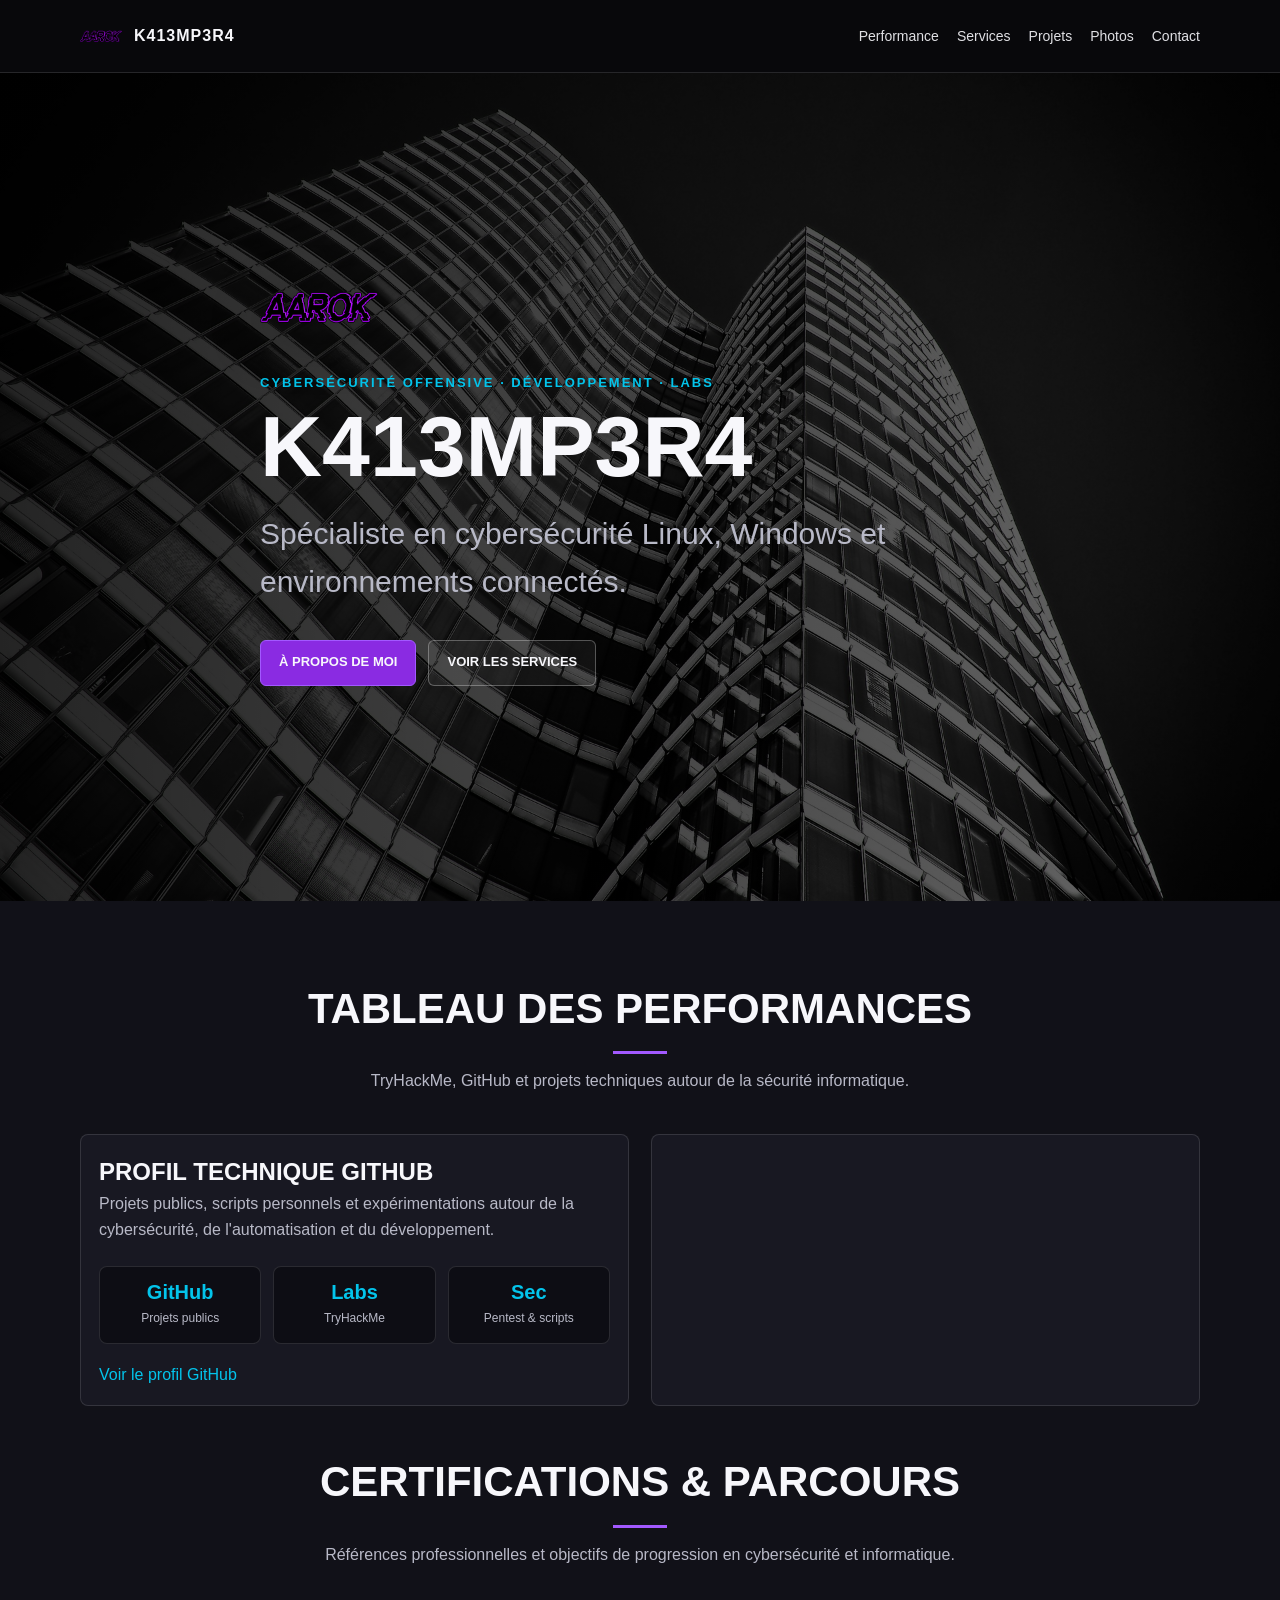
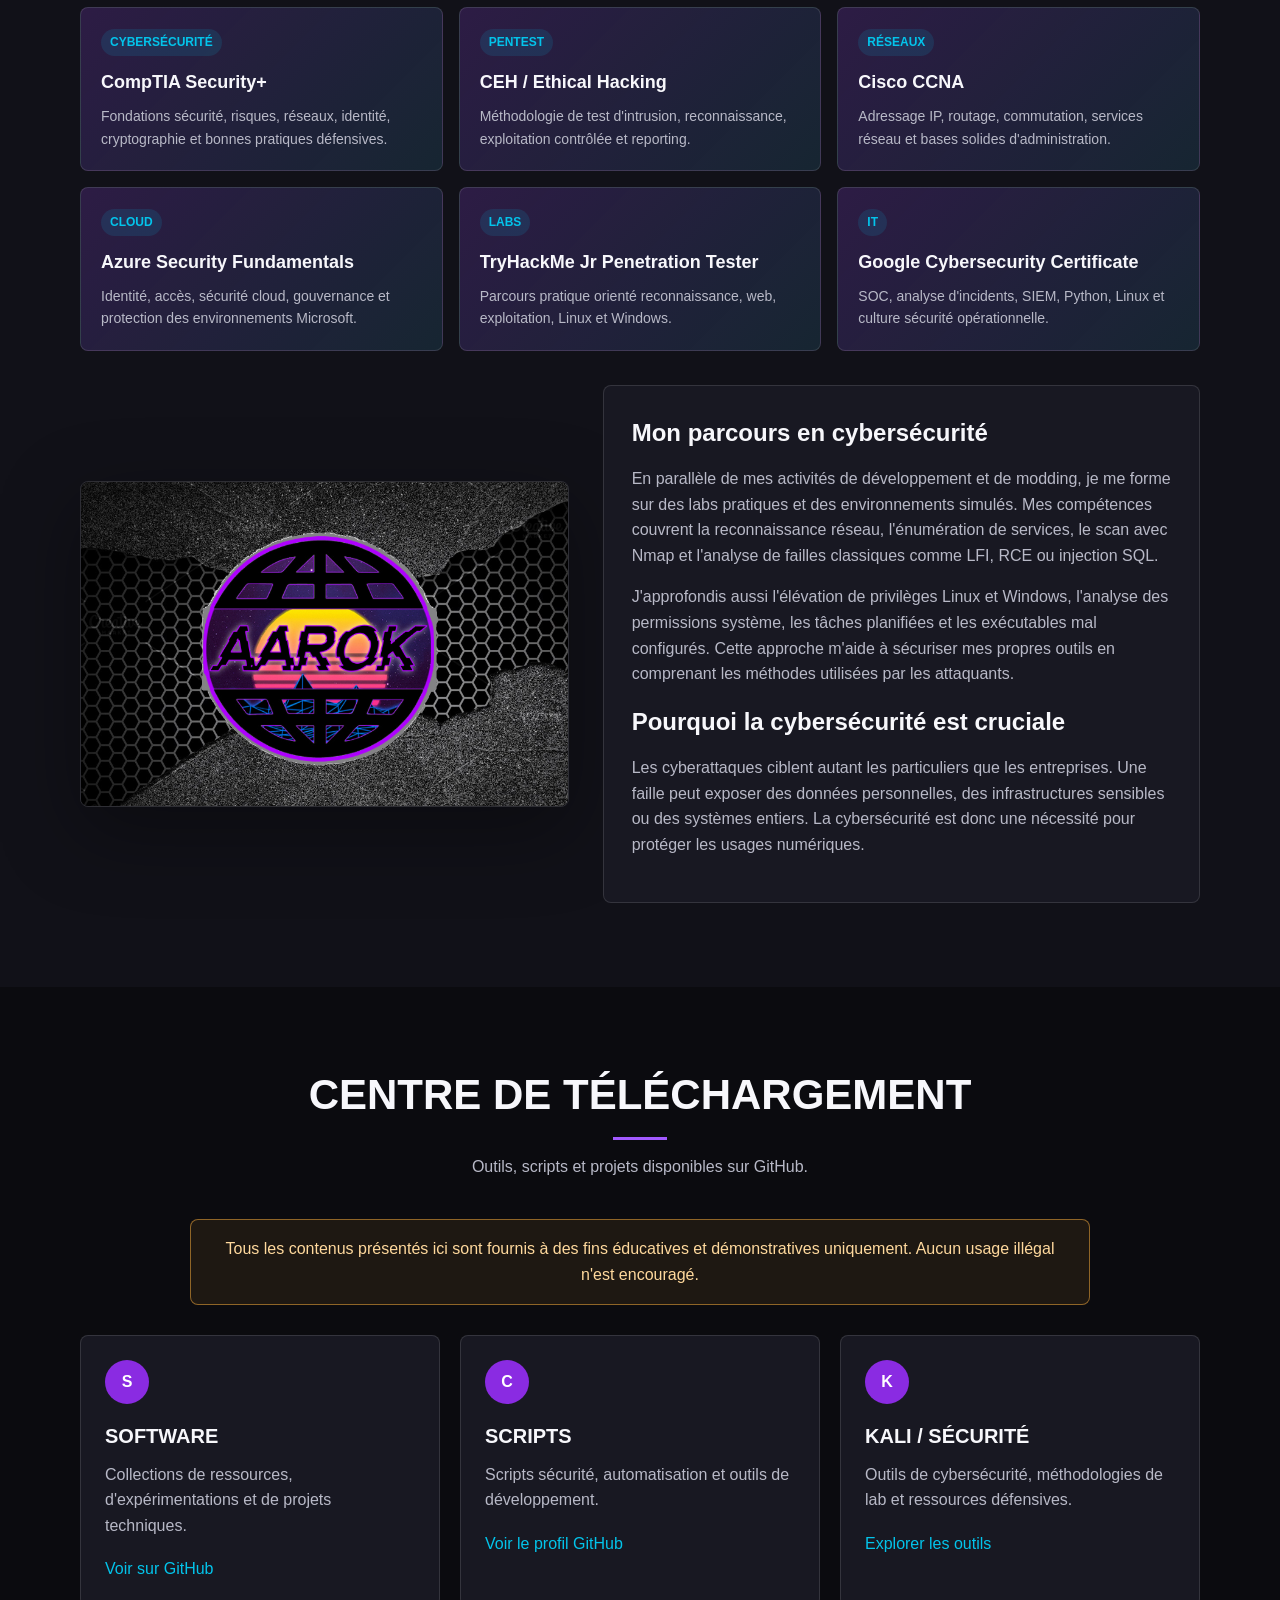
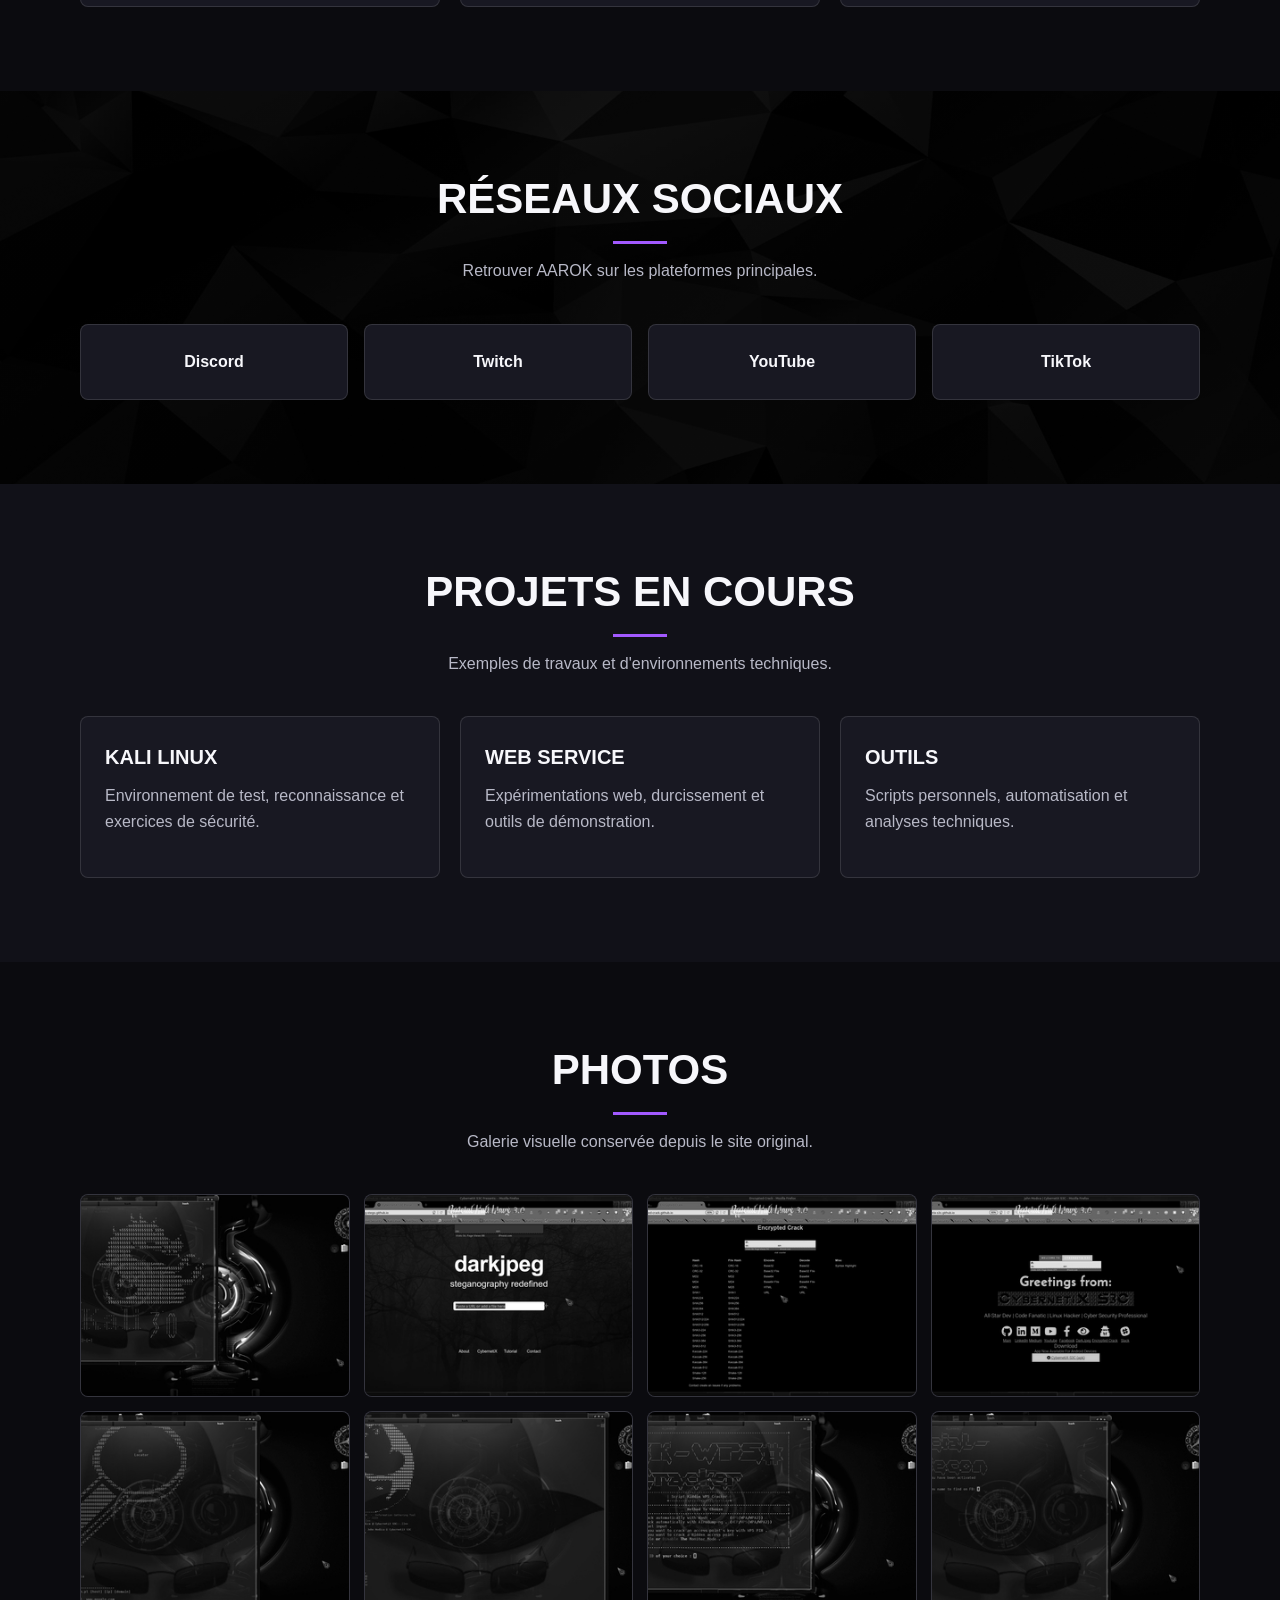
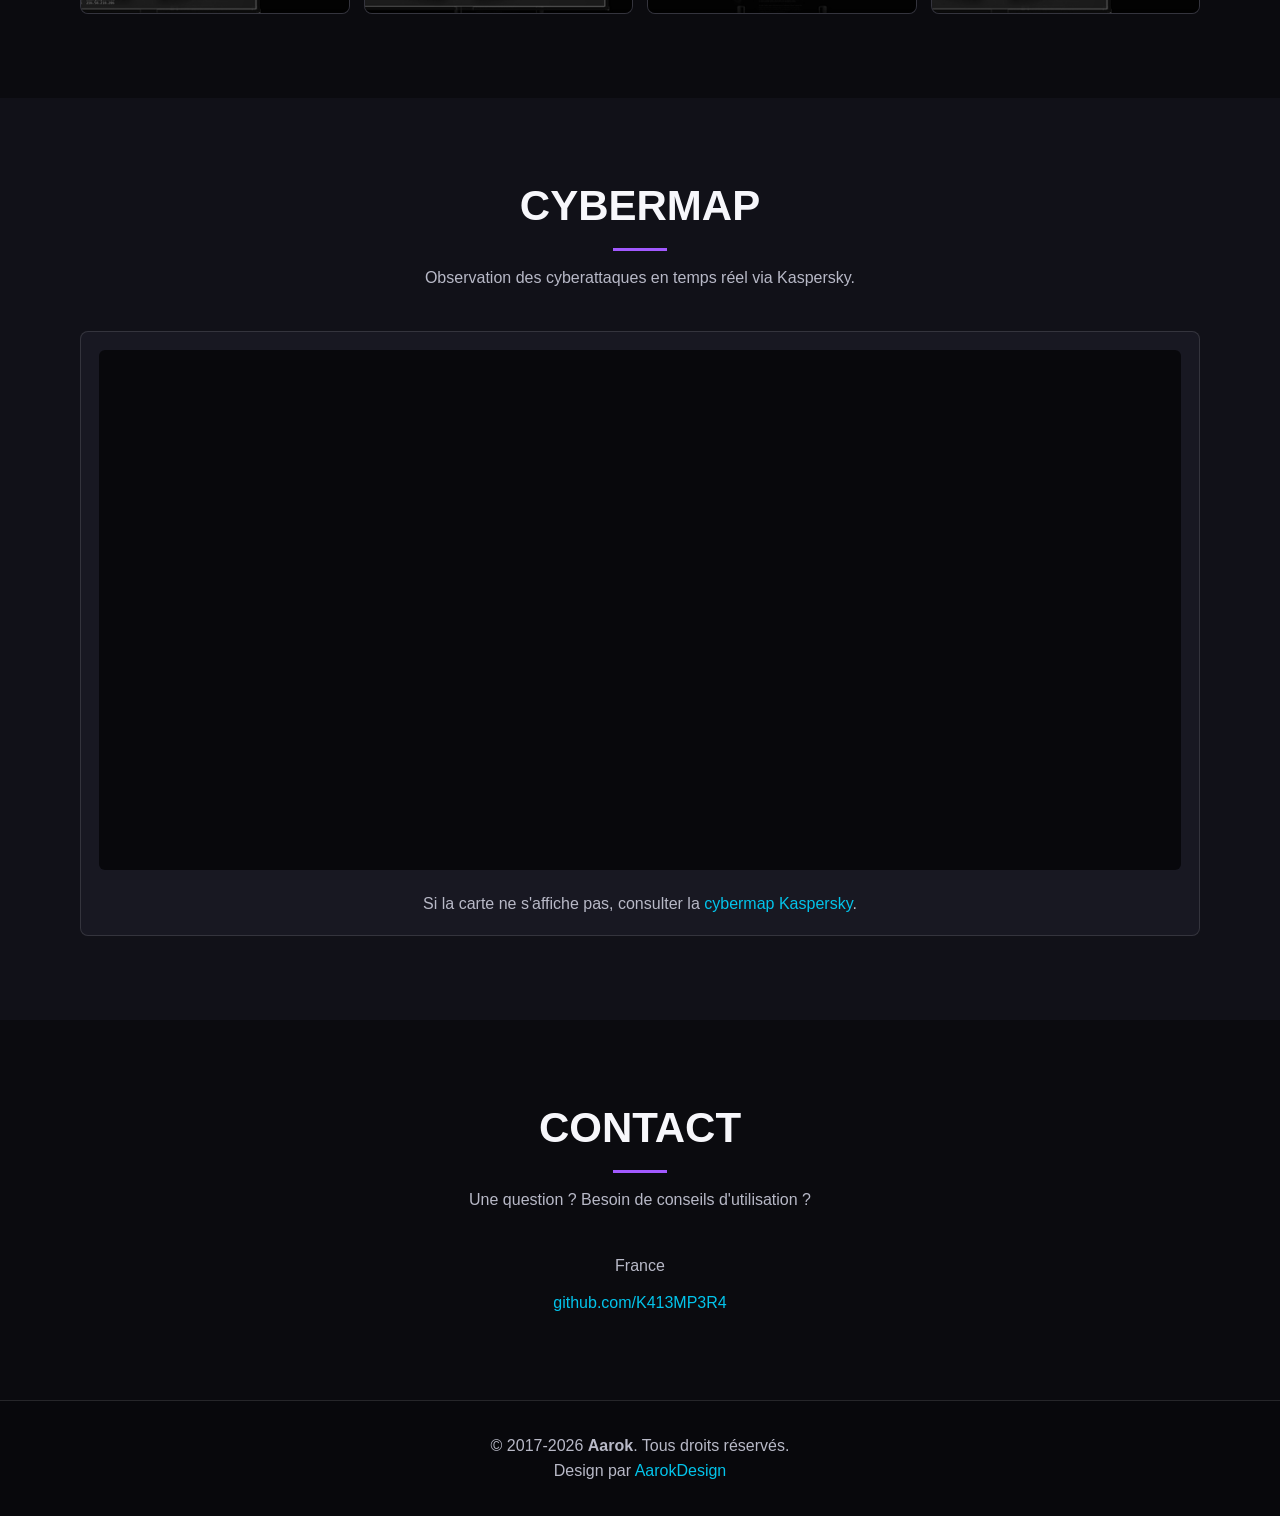
<file: AAROK_index_optimise.html>
<!doctype html>
<html lang="fr">
<head>
  <meta charset="utf-8">
  <meta name="viewport" content="width=device-width, initial-scale=1">
  <meta http-equiv="Content-Security-Policy" content="default-src 'self' https: data:; img-src 'self' https: data:; frame-src https://tryhackme.com https://cybermap.kaspersky.com; style-src 'self' 'unsafe-inline'; script-src 'self' 'unsafe-inline'; base-uri 'self'; form-action 'self'; upgrade-insecure-requests">
  <meta name="referrer" content="strict-origin-when-cross-origin">
  <meta name="robots" content="index, follow, max-image-preview:large">
  <meta name="author" content="Aarok">
  <meta name="description" content="AAROK, profil cybersécurité offensive et développement : pentesting Linux et Windows, TryHackMe, scripts, outils et projets techniques.">
  <meta name="keywords" content="cybersécurité, pentest, hacker éthique, Linux, Windows, Nmap, TryHackMe, sécurité informatique, red team, scripts sécurité">
  <meta property="og:type" content="website">
  <meta property="og:locale" content="fr_FR">
  <meta property="og:site_name" content="AAROK">
  <meta property="og:title" content="AAROK - Cybersécurité offensive et projets techniques">
  <meta property="og:description" content="Profil cybersécurité, pentesting, scripts et projets techniques par AAROK.">
  <meta property="og:url" content="https://k413mp3r4.github.io/AAROK/">
  <meta property="og:image" content="https://k413mp3r4.github.io/AAROK/img/logo.png">
  <meta name="twitter:card" content="summary_large_image">
  <meta name="twitter:title" content="AAROK - Cybersécurité offensive">
  <meta name="twitter:description" content="Pentesting, TryHackMe, scripts sécurité et projets techniques.">
  <meta name="twitter:image" content="https://k413mp3r4.github.io/AAROK/img/logo.png">
  <link rel="canonical" href="https://k413mp3r4.github.io/AAROK/">
  <link rel="shortcut icon" href="favicon.ico">
  <link rel="preload" as="image" href="img/hero-bg.jpg">
  <title>AAROK - Cybersécurité offensive et projets techniques</title>
  <style>
    :root {
      --bg: #0b0b0f;
      --panel: #111118;
      --panel-soft: #181822;
      --text: #f7f7fb;
      --muted: #b8b9c7;
      --line: rgba(255, 255, 255, 0.12);
      --purple: #8a2be2;
      --purple-light: #a259ff;
      --cyan: #03c4eb;
      --warn: #ffb23f;
      --shadow: 0 24px 80px rgba(0, 0, 0, 0.35);
    }

    * {
      box-sizing: border-box;
    }

    html {
      scroll-behavior: smooth;
    }

    body {
      margin: 0;
      background: var(--bg);
      color: var(--text);
      font-family: Arial, Helvetica, sans-serif;
      line-height: 1.6;
    }

    img,
    iframe {
      max-width: 100%;
    }

    a {
      color: var(--cyan);
      text-decoration: none;
    }

    a:hover,
    a:focus-visible {
      color: #66e6ff;
      outline: none;
    }

    .container {
      width: min(1120px, calc(100% - 32px));
      margin: 0 auto;
    }

    .site-header {
      position: sticky;
      top: 0;
      z-index: 20;
      background: rgba(8, 8, 12, 0.88);
      border-bottom: 1px solid var(--line);
      backdrop-filter: blur(14px);
    }

    .nav {
      display: flex;
      align-items: center;
      justify-content: space-between;
      min-height: 72px;
      gap: 24px;
    }

    .brand {
      display: inline-flex;
      align-items: center;
      gap: 12px;
      color: var(--text);
      font-weight: 800;
      letter-spacing: 1px;
    }

    .brand img {
      width: 42px;
      height: 42px;
      object-fit: contain;
    }

    .nav-links {
      display: flex;
      align-items: center;
      gap: 18px;
      flex-wrap: wrap;
    }

    .nav-links a {
      color: var(--text);
      font-size: 14px;
      opacity: 0.9;
    }

    .nav-links a:hover,
    .nav-links a:focus-visible {
      color: var(--purple-light);
    }

    .hero {
      min-height: calc(100vh - 72px);
      display: grid;
      align-items: center;
      background:
        linear-gradient(90deg, rgba(0, 0, 0, 0.86), rgba(0, 0, 0, 0.58)),
        url("img/hero-bg.jpg") center / cover no-repeat;
    }

    .hero-inner {
      padding: 88px 0;
      max-width: 760px;
    }

    .hero-logo {
      width: 118px;
      height: auto;
      margin-bottom: 26px;
      filter: drop-shadow(0 12px 28px rgba(0, 0, 0, 0.45));
    }

    .eyebrow {
      color: var(--cyan);
      font-weight: 700;
      text-transform: uppercase;
      letter-spacing: 2px;
      font-size: 13px;
      margin-bottom: 12px;
    }

    h1 {
      margin: 0;
      font-size: clamp(42px, 8vw, 86px);
      line-height: 0.95;
      letter-spacing: 0;
      text-transform: uppercase;
    }

    .hero h2 {
      margin: 22px 0 0;
      color: var(--muted);
      font-size: clamp(20px, 3vw, 30px);
      font-weight: 500;
    }

    .actions {
      display: flex;
      flex-wrap: wrap;
      gap: 12px;
      margin-top: 34px;
    }

    .button {
      display: inline-flex;
      align-items: center;
      justify-content: center;
      min-height: 46px;
      padding: 0 18px;
      border: 1px solid rgba(255, 255, 255, 0.28);
      border-radius: 6px;
      color: var(--text);
      font-weight: 700;
      text-transform: uppercase;
      font-size: 13px;
      letter-spacing: 0;
      background: rgba(255, 255, 255, 0.06);
    }

    .button.primary {
      border-color: var(--purple-light);
      background: var(--purple);
    }

    .button:hover,
    .button:focus-visible {
      color: var(--text);
      border-color: var(--cyan);
      transform: translateY(-1px);
    }

    section {
      padding: 84px 0;
    }

    .section-head {
      max-width: 760px;
      margin: 0 auto 40px;
      text-align: center;
    }

    .section-head h2 {
      margin: 0;
      font-size: clamp(28px, 4vw, 42px);
      text-transform: uppercase;
      line-height: 1.15;
    }

    .section-head p {
      color: var(--muted);
      margin: 14px 0 0;
    }

    .divider {
      width: 54px;
      height: 3px;
      margin: 18px auto 0;
      background: var(--purple-light);
    }

    .dark-band {
      background: var(--panel);
    }

    .about-grid {
      display: grid;
      grid-template-columns: minmax(0, 0.9fr) minmax(0, 1.1fr);
      gap: 34px;
      align-items: center;
    }

    .about-grid img {
      width: 100%;
      border-radius: 8px;
      box-shadow: var(--shadow);
      border: 1px solid var(--line);
    }

    .content-panel {
      background: var(--panel-soft);
      border: 1px solid var(--line);
      border-radius: 8px;
      padding: 28px;
    }

    .content-panel h3 {
      margin: 0 0 14px;
      font-size: 24px;
    }

    .content-panel p {
      margin: 0 0 16px;
      color: var(--muted);
    }

    .embed-grid {
      display: grid;
      grid-template-columns: repeat(2, minmax(0, 1fr));
      gap: 22px;
      align-items: stretch;
    }

    .embed-card {
      min-height: 270px;
      background: var(--panel-soft);
      border: 1px solid var(--line);
      border-radius: 8px;
      padding: 18px;
    }

    .embed-card img,
    .embed-card iframe {
      width: 100%;
      border: 0;
      border-radius: 6px;
      background: #08080c;
    }

    .stats-card {
      min-height: 270px;
      display: grid;
      align-content: center;
      gap: 18px;
    }

    .stats-card h3 {
      margin: 0;
      font-size: 24px;
      text-transform: uppercase;
    }

    .stats-card p {
      margin: 0;
      color: var(--muted);
    }

    .stat-list {
      display: grid;
      grid-template-columns: repeat(3, minmax(0, 1fr));
      gap: 12px;
      margin-top: 6px;
    }

    .stat-pill {
      padding: 14px 10px;
      border: 1px solid var(--line);
      border-radius: 8px;
      background: #0d0d14;
      text-align: center;
    }

    .stat-pill strong {
      display: block;
      color: var(--cyan);
      font-size: 20px;
      line-height: 1.1;
    }

    .stat-pill span {
      display: block;
      color: var(--muted);
      font-size: 12px;
      margin-top: 6px;
    }

    .tryhackme-card {
      min-height: 0;
    }

    .tryhackme-card iframe {
      display: block;
      height: 170px;
      background: transparent;
    }

    .services-grid {
      display: grid;
      grid-template-columns: repeat(3, minmax(0, 1fr));
      gap: 20px;
    }

    .cert-grid {
      display: grid;
      grid-template-columns: repeat(3, minmax(0, 1fr));
      gap: 16px;
      margin-top: 22px;
    }

    .cert-card {
      min-height: 152px;
      padding: 20px;
      border: 1px solid var(--line);
      border-radius: 8px;
      background: linear-gradient(135deg, rgba(138, 43, 226, 0.18), rgba(3, 196, 235, 0.08)), var(--panel-soft);
    }

    .cert-card span {
      display: inline-block;
      margin-bottom: 12px;
      padding: 4px 9px;
      border-radius: 999px;
      background: rgba(3, 196, 235, 0.12);
      color: var(--cyan);
      font-size: 12px;
      font-weight: 700;
      text-transform: uppercase;
    }

    .cert-card h3 {
      margin: 0 0 8px;
      font-size: 18px;
    }

    .cert-card p {
      margin: 0;
      color: var(--muted);
      font-size: 14px;
    }

    .service-card,
    .social-card,
    .project-card {
      background: var(--panel-soft);
      border: 1px solid var(--line);
      border-radius: 8px;
      padding: 24px;
      transition: transform 160ms ease, border-color 160ms ease;
    }

    .service-card:hover,
    .social-card:hover,
    .project-card:hover {
      transform: translateY(-3px);
      border-color: rgba(162, 89, 255, 0.65);
    }

    .service-icon {
      width: 44px;
      height: 44px;
      display: grid;
      place-items: center;
      border-radius: 50%;
      background: var(--purple);
      color: #fff;
      font-weight: 800;
      margin-bottom: 16px;
    }

    .service-card h3,
    .project-card h3 {
      margin: 0 0 10px;
      font-size: 20px;
      text-transform: uppercase;
    }

    .service-card p,
    .project-card p {
      color: var(--muted);
      margin: 0 0 18px;
    }

    .notice {
      max-width: 900px;
      margin: 0 auto 30px;
      padding: 16px;
      border: 1px solid rgba(255, 178, 63, 0.5);
      border-radius: 8px;
      color: #ffd99d;
      background: rgba(255, 178, 63, 0.08);
      text-align: center;
    }

    .social-section {
      background:
        linear-gradient(rgba(0, 0, 0, 0.72), rgba(0, 0, 0, 0.72)),
        url("img/subscribe-bg.jpg") center / cover no-repeat;
    }

    .social-grid {
      display: grid;
      grid-template-columns: repeat(4, minmax(0, 1fr));
      gap: 16px;
    }

    .social-card {
      color: var(--text);
      font-weight: 800;
      text-align: center;
    }

    .portfolio-grid {
      display: grid;
      grid-template-columns: repeat(4, minmax(0, 1fr));
      gap: 14px;
    }

    .portfolio-grid a {
      display: block;
      overflow: hidden;
      border-radius: 8px;
      border: 1px solid var(--line);
      background: var(--panel-soft);
    }

    .portfolio-grid img {
      display: block;
      width: 100%;
      aspect-ratio: 4 / 3;
      object-fit: cover;
      filter: grayscale(1);
      transition: filter 160ms ease, transform 160ms ease;
      loading: lazy;
    }

    .portfolio-grid a:hover img,
    .portfolio-grid a:focus-visible img {
      filter: grayscale(0);
      transform: scale(1.03);
    }

    .contact-list {
      display: grid;
      gap: 12px;
      max-width: 620px;
      margin: 0 auto;
      color: var(--muted);
      text-align: center;
    }

    footer {
      padding: 32px 0;
      border-top: 1px solid var(--line);
      color: var(--muted);
      text-align: center;
      background: #08080c;
    }

    @media (max-width: 900px) {
      .about-grid,
      .embed-grid,
      .services-grid,
      .cert-grid,
      .social-grid {
        grid-template-columns: 1fr;
      }

      .stat-list {
        grid-template-columns: 1fr;
      }

      .portfolio-grid {
        grid-template-columns: repeat(2, minmax(0, 1fr));
      }
    }

    @media (max-width: 720px) {
      .nav {
        align-items: flex-start;
        flex-direction: column;
        padding: 14px 0;
      }

      .nav-links {
        gap: 12px;
      }

      section {
        padding: 62px 0;
      }

      .hero {
        min-height: auto;
      }
    }
  </style>
  <script type="application/ld+json">
  {
    "@context": "https://schema.org",
    "@type": "Person",
    "name": "AAROK",
    "url": "https://k413mp3r4.github.io/AAROK/",
    "sameAs": [
      "https://github.com/K413MP3R4",
      "https://www.youtube.com/@Aarok.gaming",
      "https://www.twitch.tv/aar0ck",
      "https://www.tiktok.com/@aarok.tv"
    ],
    "knowsAbout": ["Cybersécurité", "Pentesting", "Linux", "Windows", "TryHackMe", "Développement"]
  }
  </script>
</head>
<body oncontextmenu="return false">
  <header class="site-header">
    <div class="container nav">
      <a class="brand" href="#hero" aria-label="Accueil AAROK">
        <img src="img/logo.png" alt="Logo AAROK" width="42" height="42">
        <span>K413MP3R4</span>
      </a>
      <nav class="nav-links" aria-label="Navigation principale">
        <a href="#about">Performance</a>
        <a href="#services">Services</a>
        <a href="#projects">Projets</a>
        <a href="#portfolio">Photos</a>
        <a href="#contact">Contact</a>
      </nav>
    </div>
  </header>

  <main>
    <section id="hero" class="hero">
      <div class="container hero-inner">
        <img class="hero-logo" src="img/logo.png" alt="Logo AAROK" width="140" height="140">
        <p class="eyebrow">Cybersécurité offensive · développement · labs</p>
        <h1>K413MP3R4</h1>
        <h2>Spécialiste en cybersécurité Linux, Windows et environnements connectés.</h2>
        <div class="actions">
          <a class="button primary" href="#about">À propos de moi</a>
          <a class="button" href="#services">Voir les services</a>
        </div>
      </div>
    </section>

    <section id="about" class="dark-band">
      <div class="container">
        <div class="section-head">
          <h2>Tableau des performances</h2>
          <div class="divider"></div>
          <p>TryHackMe, GitHub et projets techniques autour de la sécurité informatique.</p>
        </div>

        <div class="embed-grid">
          <article class="embed-card stats-card">
            <div>
              <h3>Profil technique GitHub</h3>
              <p>Projets publics, scripts personnels et expérimentations autour de la cybersécurité, de l'automatisation et du développement.</p>
            </div>
            <div class="stat-list" aria-label="Résumé du profil technique">
              <div class="stat-pill">
                <strong>GitHub</strong>
                <span>Projets publics</span>
              </div>
              <div class="stat-pill">
                <strong>Labs</strong>
                <span>TryHackMe</span>
              </div>
              <div class="stat-pill">
                <strong>Sec</strong>
                <span>Pentest & scripts</span>
              </div>
            </div>
            <a href="https://github.com/K413MP3R4" target="_blank" rel="noopener noreferrer">Voir le profil GitHub</a>
          </article>
          <article class="embed-card tryhackme-card">
            <iframe title="Badge TryHackMe public" src="https://tryhackme.com/api/v2/badges/public-profile?userPublicId=2812137" height="170" loading="lazy"></iframe>
          </article>
        </div>

        <div class="section-head" style="margin-top: 52px;">
          <h2>Certifications & parcours</h2>
          <div class="divider"></div>
          <p>Références professionnelles et objectifs de progression en cybersécurité et informatique.</p>
        </div>

        <div class="cert-grid">
          <article class="cert-card">
            <span>Cybersécurité</span>
            <h3>CompTIA Security+</h3>
            <p>Fondations sécurité, risques, réseaux, identité, cryptographie et bonnes pratiques défensives.</p>
          </article>
          <article class="cert-card">
            <span>Pentest</span>
            <h3>CEH / Ethical Hacking</h3>
            <p>Méthodologie de test d'intrusion, reconnaissance, exploitation contrôlée et reporting.</p>
          </article>
          <article class="cert-card">
            <span>Réseaux</span>
            <h3>Cisco CCNA</h3>
            <p>Adressage IP, routage, commutation, services réseau et bases solides d'administration.</p>
          </article>
          <article class="cert-card">
            <span>Cloud</span>
            <h3>Azure Security Fundamentals</h3>
            <p>Identité, accès, sécurité cloud, gouvernance et protection des environnements Microsoft.</p>
          </article>
          <article class="cert-card">
            <span>Labs</span>
            <h3>TryHackMe Jr Penetration Tester</h3>
            <p>Parcours pratique orienté reconnaissance, web, exploitation, Linux et Windows.</p>
          </article>
          <article class="cert-card">
            <span>IT</span>
            <h3>Google Cybersecurity Certificate</h3>
            <p>SOC, analyse d'incidents, SIEM, Python, Linux et culture sécurité opérationnelle.</p>
          </article>
        </div>

        <div class="about-grid" style="margin-top: 34px;">
          <img src="img/about-img.jpg" alt="Illustration cybersécurité AAROK" loading="lazy">
          <article class="content-panel">
            <h3>Mon parcours en cybersécurité</h3>
            <p>En parallèle de mes activités de développement et de modding, je me forme sur des labs pratiques et des environnements simulés. Mes compétences couvrent la reconnaissance réseau, l'énumération de services, le scan avec Nmap et l'analyse de failles classiques comme LFI, RCE ou injection SQL.</p>
            <p>J'approfondis aussi l'élévation de privilèges Linux et Windows, l'analyse des permissions système, les tâches planifiées et les exécutables mal configurés. Cette approche m'aide à sécuriser mes propres outils en comprenant les méthodes utilisées par les attaquants.</p>
            <h3>Pourquoi la cybersécurité est cruciale</h3>
            <p>Les cyberattaques ciblent autant les particuliers que les entreprises. Une faille peut exposer des données personnelles, des infrastructures sensibles ou des systèmes entiers. La cybersécurité est donc une nécessité pour protéger les usages numériques.</p>
          </article>
        </div>
      </div>
    </section>

    <section id="services">
      <div class="container">
        <div class="section-head">
          <h2>Centre de téléchargement</h2>
          <div class="divider"></div>
          <p>Outils, scripts et projets disponibles sur GitHub.</p>
        </div>

        <div class="notice">
          Tous les contenus présentés ici sont fournis à des fins éducatives et démonstratives uniquement. Aucun usage illégal n'est encouragé.
        </div>

        <div class="services-grid">
          <article class="service-card">
            <div class="service-icon">S</div>
            <h3>Software</h3>
            <p>Collections de ressources, d'expérimentations et de projets techniques.</p>
            <a href="https://github.com/K413MP3R4" target="_blank" rel="noopener noreferrer">Voir sur GitHub</a>
          </article>

          <article class="service-card">
            <div class="service-icon">C</div>
            <h3>Scripts</h3>
            <p>Scripts sécurité, automatisation et outils de développement.</p>
            <a href="https://github.com/K413MP3R4" target="_blank" rel="noopener noreferrer">Voir le profil GitHub</a>
          </article>

          <article class="service-card">
            <div class="service-icon">K</div>
            <h3>Kali / Sécurité</h3>
            <p>Outils de cybersécurité, méthodologies de lab et ressources défensives.</p>
            <a href="https://github.com/K413MP3R4" target="_blank" rel="noopener noreferrer">Explorer les outils</a>
          </article>
        </div>
      </div>
    </section>

    <section class="social-section" aria-labelledby="social-title">
      <div class="container">
        <div class="section-head">
          <h2 id="social-title">Réseaux sociaux</h2>
          <div class="divider"></div>
          <p>Retrouver AAROK sur les plateformes principales.</p>
        </div>
        <div class="social-grid">
          <a class="social-card" href="https://discord.gg/votreLien" target="_blank" rel="noopener noreferrer">Discord</a>
          <a class="social-card" href="https://www.twitch.tv/aar0ck" target="_blank" rel="noopener noreferrer">Twitch</a>
          <a class="social-card" href="https://www.youtube.com/@Aarok.gaming" target="_blank" rel="noopener noreferrer">YouTube</a>
          <a class="social-card" href="https://www.tiktok.com/@aarok.tv" target="_blank" rel="noopener noreferrer">TikTok</a>
        </div>
      </div>
    </section>

    <section id="projects" class="dark-band">
      <div class="container">
        <div class="section-head">
          <h2>Projets en cours</h2>
          <div class="divider"></div>
          <p>Exemples de travaux et d'environnements techniques.</p>
        </div>
        <div class="services-grid">
          <article class="project-card">
            <h3>Kali Linux</h3>
            <p>Environnement de test, reconnaissance et exercices de sécurité.</p>
          </article>
          <article class="project-card">
            <h3>Web Service</h3>
            <p>Expérimentations web, durcissement et outils de démonstration.</p>
          </article>
          <article class="project-card">
            <h3>Outils</h3>
            <p>Scripts personnels, automatisation et analyses techniques.</p>
          </article>
        </div>
      </div>
    </section>

    <section id="portfolio">
      <div class="container">
        <div class="section-head">
          <h2>Photos</h2>
          <div class="divider"></div>
          <p>Galerie visuelle conservée depuis le site original.</p>
        </div>
        <div class="portfolio-grid">
          <a href="img/portfolio/portfolio-01-large.jpg" target="_blank" rel="noopener noreferrer"><img src="img/portfolio/portfolio-01-thumbnail.jpg" alt="Portfolio Kali Linux" loading="lazy"></a>
          <a href="img/portfolio/portfolio-02-large.jpg" target="_blank" rel="noopener noreferrer"><img src="img/portfolio/portfolio-02-thumbnail.jpg" alt="Portfolio service web" loading="lazy"></a>
          <a href="img/portfolio/portfolio-03-large.jpg" target="_blank" rel="noopener noreferrer"><img src="img/portfolio/portfolio-03-thumbnail.jpg" alt="Portfolio chiffrement" loading="lazy"></a>
          <a href="img/portfolio/portfolio-04-large.jpg" target="_blank" rel="noopener noreferrer"><img src="img/portfolio/portfolio-04-thumbnail.jpg" alt="Portfolio site web" loading="lazy"></a>
          <a href="img/portfolio/portfolio-05-large.jpg" target="_blank" rel="noopener noreferrer"><img src="img/portfolio/portfolio-05-thumbnail.jpg" alt="Portfolio outil IP" loading="lazy"></a>
          <a href="img/portfolio/portfolio-06-large.jpg" target="_blank" rel="noopener noreferrer"><img src="img/portfolio/portfolio-06-thumbnail.jpg" alt="Portfolio outil sécurité" loading="lazy"></a>
          <a href="img/portfolio/portfolio-07-large.jpg" target="_blank" rel="noopener noreferrer"><img src="img/portfolio/portfolio-07-thumbnail.jpg" alt="Portfolio script sécurité" loading="lazy"></a>
          <a href="img/portfolio/portfolio-08-large.jpg" target="_blank" rel="noopener noreferrer"><img src="img/portfolio/portfolio-08-thumbnail.jpg" alt="Portfolio reconnaissance" loading="lazy"></a>
        </div>
      </div>
    </section>

    <section class="dark-band" aria-labelledby="cybermap-title">
      <div class="container">
        <div class="section-head">
          <h2 id="cybermap-title">Cybermap</h2>
          <div class="divider"></div>
          <p>Observation des cyberattaques en temps réel via Kaspersky.</p>
        </div>
        <article class="embed-card">
          <iframe title="Cybermap Kaspersky" src="https://cybermap.kaspersky.com/en/widget/dynamic/dark" height="520" loading="lazy" allowfullscreen></iframe>
          <p style="margin: 14px 0 0; color: var(--muted); text-align: center;">Si la carte ne s'affiche pas, consulter la <a href="https://cybermap.kaspersky.com" target="_blank" rel="noopener noreferrer">cybermap Kaspersky</a>.</p>
        </article>
      </div>
    </section>

    <section id="contact">
      <div class="container">
        <div class="section-head">
          <h2>Contact</h2>
          <div class="divider"></div>
          <p>Une question ? Besoin de conseils d'utilisation ?</p>
        </div>
        <div class="contact-list">
          <span>France</span>
          <a href="https://github.com/K413MP3R4" target="_blank" rel="noopener noreferrer">github.com/K413MP3R4</a>
        </div>
      </div>
    </section>
  </main>

  <footer>
    <div class="container">
      <div>&copy; 2017-2026 <strong>Aarok</strong>. Tous droits réservés.</div>
      <div>Design par <a href="https://github.com/K413MP3R4" target="_blank" rel="noopener noreferrer">AarokDesign</a></div>
    </div>
  </footer>
  <script>
    document.addEventListener("contextmenu", function (event) {
      event.preventDefault();
    });

    document.addEventListener("keydown", function (event) {
      var key = event.key.toLowerCase();
      var blocked =
        event.key === "F12" ||
        (event.ctrlKey && event.shiftKey && ["i", "j", "c"].includes(key)) ||
        (event.ctrlKey && ["u", "s"].includes(key));

      if (blocked) {
        event.preventDefault();
      }
    });
  </script>
</body>
</html>
</file>
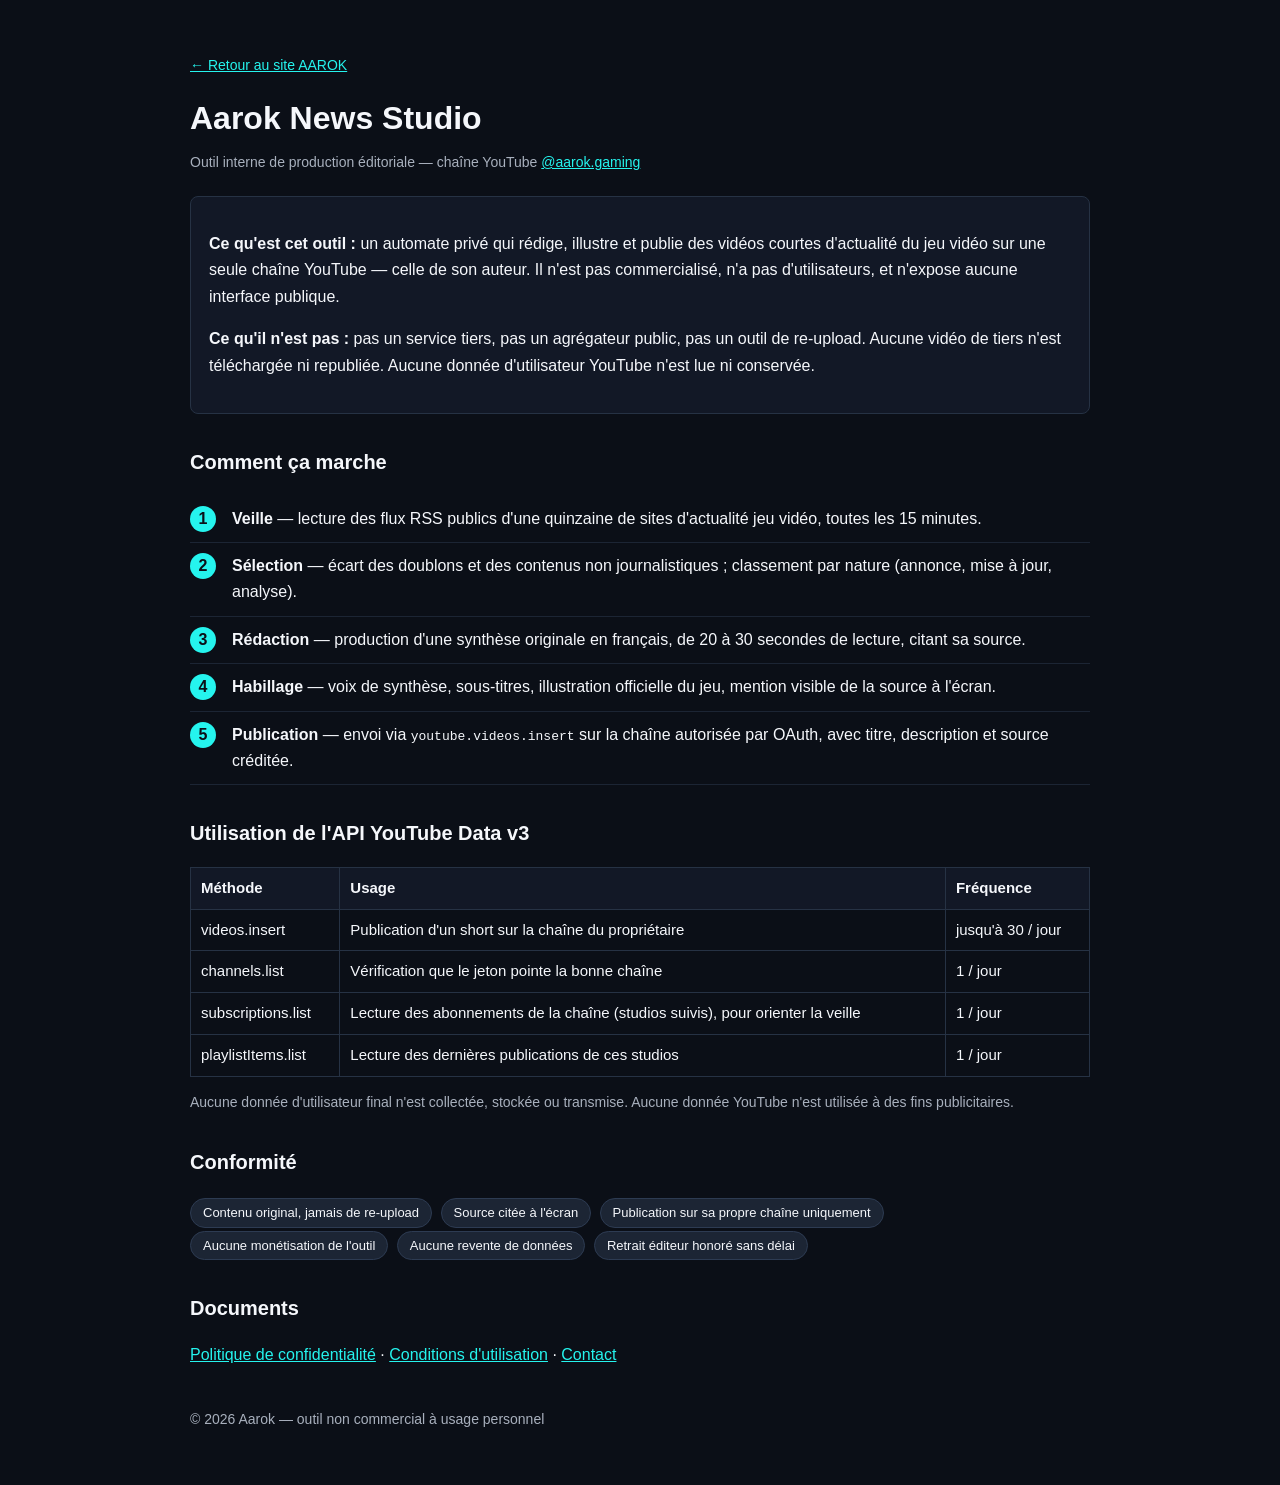
<file: news-studio.html>
<!doctype html>
<html lang="fr">
<head>
<meta charset="utf-8">
<meta name="viewport" content="width=device-width, initial-scale=1">
<title>Aarok News Studio — outil interne de publication</title>
<meta name="description" content="Outil interne, non commercial, de production et de publication de vidéos courtes d'actualité jeu vidéo sur la chaîne YouTube Aarok.">
<style>
 body{margin:0;font-family:Arial,Helvetica,sans-serif;background:#0b0f17;color:#f5f7fb;line-height:1.65}
 main{max-width:900px;margin:0 auto;padding:40px 18px}
 a{color:#25f4ee} h1{font-size:32px;line-height:1.2;margin-bottom:6px} h2{font-size:20px;margin-top:32px}
 .muted{color:#a8b0bd;font-size:14px}
 .panel{border:1px solid #263244;background:#121826;border-radius:8px;padding:18px;margin-top:22px}
 .steps{counter-reset:s;list-style:none;padding:0}
 .steps li{counter-increment:s;padding:10px 0 10px 42px;position:relative;border-bottom:1px solid #1c2534}
 .steps li:before{content:counter(s);position:absolute;left:0;top:10px;width:26px;height:26px;
   border-radius:50%;background:#25f4ee;color:#0b0f17;font-weight:bold;text-align:center;line-height:26px}
 table{border-collapse:collapse;width:100%;margin-top:12px;font-size:15px}
 td,th{border:1px solid #263244;padding:8px 10px;text-align:left}
 th{background:#121826}
 .tag{display:inline-block;background:#1c2534;border:1px solid #2d3b52;border-radius:99px;
   padding:3px 12px;font-size:13px;margin:3px 4px 0 0}
</style>
</head>
<body>
<main>
<p class="muted"><a href="./">← Retour au site AAROK</a></p>

<h1>Aarok News Studio</h1>
<p class="muted">Outil interne de production éditoriale — chaîne YouTube
<a href="https://www.youtube.com/@aarok.gaming">@aarok.gaming</a></p>

<div class="panel">
<p><strong>Ce qu'est cet outil :</strong> un automate privé qui rédige, illustre et
publie des vidéos courtes d'actualité du jeu vidéo sur une seule chaîne YouTube —
celle de son auteur. Il n'est pas commercialisé, n'a pas d'utilisateurs, et
n'expose aucune interface publique.</p>
<p><strong>Ce qu'il n'est pas :</strong> pas un service tiers, pas un agrégateur
public, pas un outil de re-upload. Aucune vidéo de tiers n'est téléchargée ni
republiée. Aucune donnée d'utilisateur YouTube n'est lue ni conservée.</p>
</div>

<h2>Comment ça marche</h2>
<ol class="steps">
<li><strong>Veille</strong> — lecture des flux RSS publics d'une quinzaine de sites
d'actualité jeu vidéo, toutes les 15 minutes.</li>
<li><strong>Sélection</strong> — écart des doublons et des contenus non
journalistiques ; classement par nature (annonce, mise à jour, analyse).</li>
<li><strong>Rédaction</strong> — production d'une synthèse originale en français,
de 20 à 30 secondes de lecture, citant sa source.</li>
<li><strong>Habillage</strong> — voix de synthèse, sous-titres, illustration
officielle du jeu, mention visible de la source à l'écran.</li>
<li><strong>Publication</strong> — envoi via <code>youtube.videos.insert</code> sur
la chaîne autorisée par OAuth, avec titre, description et source créditée.</li>
</ol>

<h2>Utilisation de l'API YouTube Data v3</h2>
<table>
<tr><th>Méthode</th><th>Usage</th><th>Fréquence</th></tr>
<tr><td>videos.insert</td><td>Publication d'un short sur la chaîne du propriétaire</td><td>jusqu'à 30 / jour</td></tr>
<tr><td>channels.list</td><td>Vérification que le jeton pointe la bonne chaîne</td><td>1 / jour</td></tr>
<tr><td>subscriptions.list</td><td>Lecture des abonnements de la chaîne (studios suivis), pour orienter la veille</td><td>1 / jour</td></tr>
<tr><td>playlistItems.list</td><td>Lecture des dernières publications de ces studios</td><td>1 / jour</td></tr>
</table>
<p class="muted">Aucune donnée d'utilisateur final n'est collectée, stockée ou
transmise. Aucune donnée YouTube n'est utilisée à des fins publicitaires.</p>

<h2>Conformité</h2>
<span class="tag">Contenu original, jamais de re-upload</span>
<span class="tag">Source citée à l'écran</span>
<span class="tag">Publication sur sa propre chaîne uniquement</span>
<span class="tag">Aucune monétisation de l'outil</span>
<span class="tag">Aucune revente de données</span>
<span class="tag">Retrait éditeur honoré sans délai</span>

<h2>Documents</h2>
<p>
<a href="privacy.html">Politique de confidentialité</a> ·
<a href="terms.html">Conditions d'utilisation</a> ·
<a href="https://github.com/K413MP3R4">Contact</a>
</p>

<p class="muted" style="margin-top:40px">© 2026 Aarok — outil non commercial à usage personnel</p>
</main>
</body>
</html>
</file>
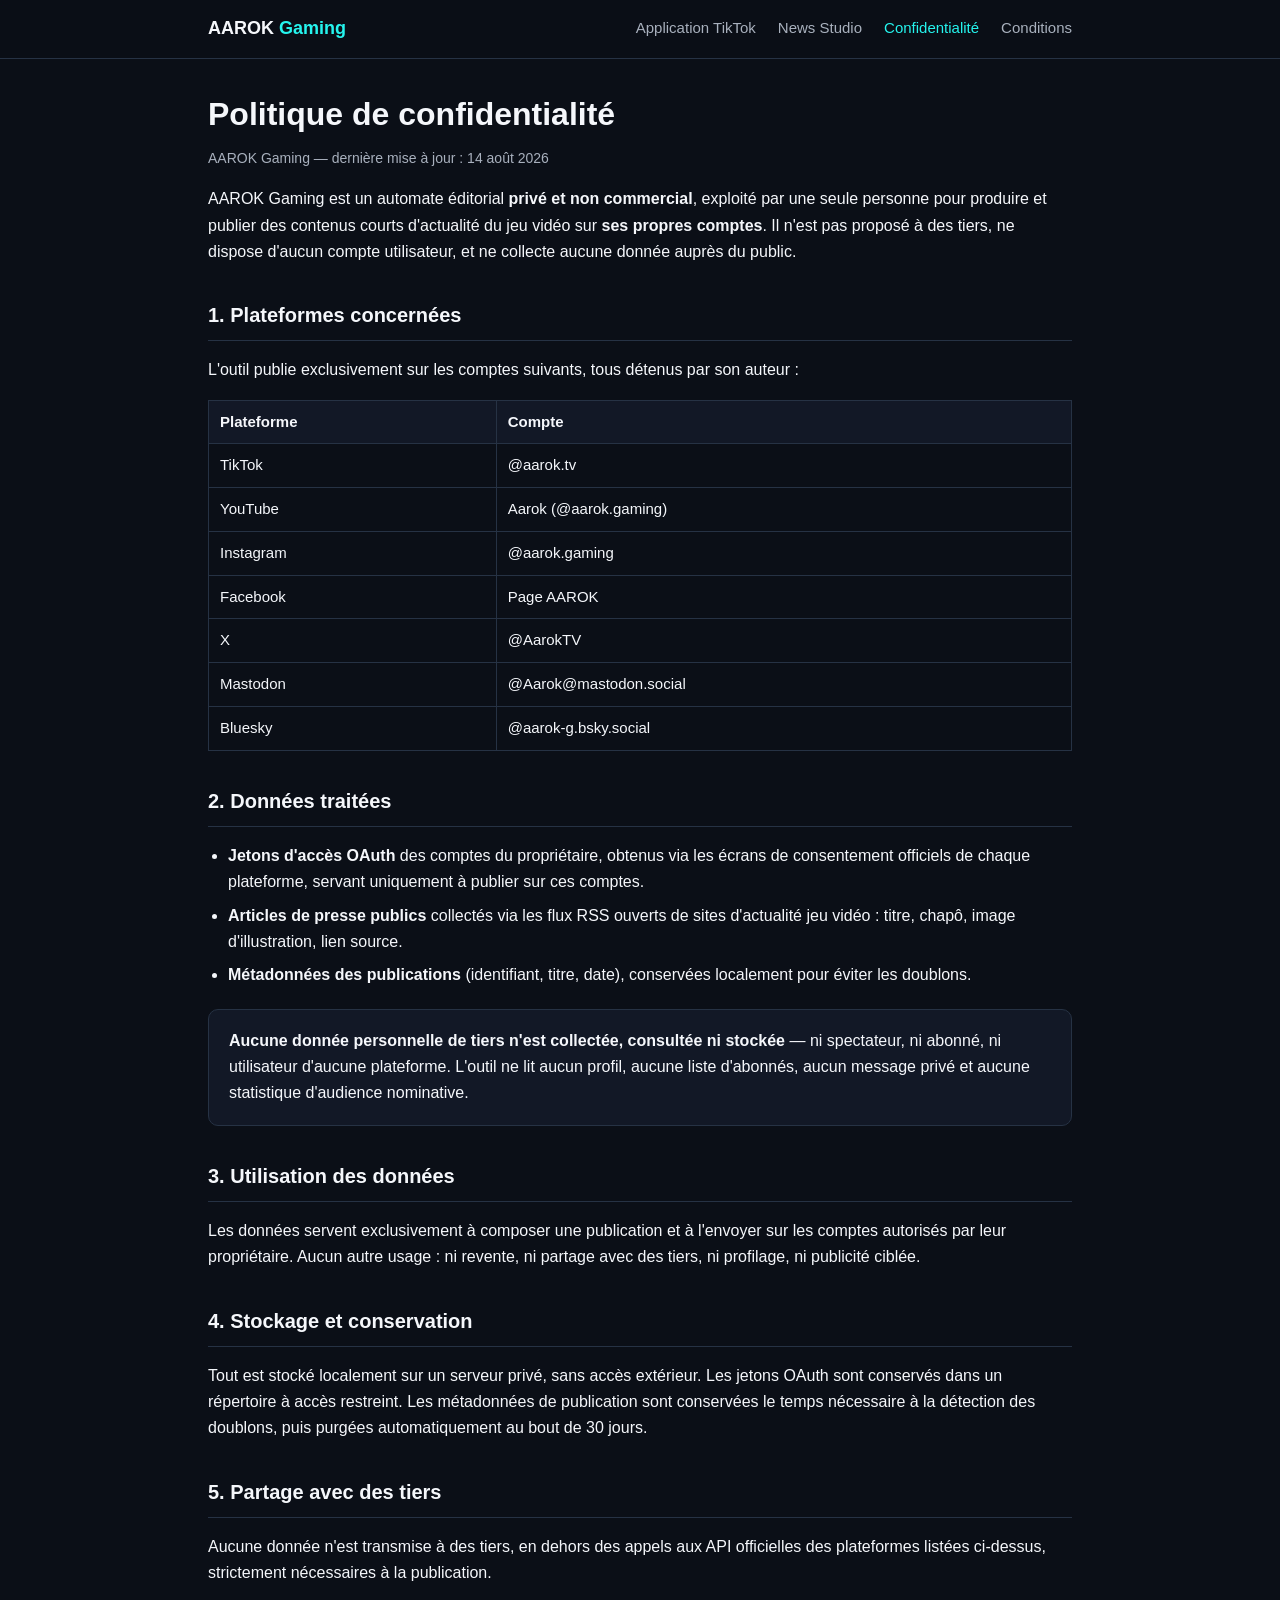
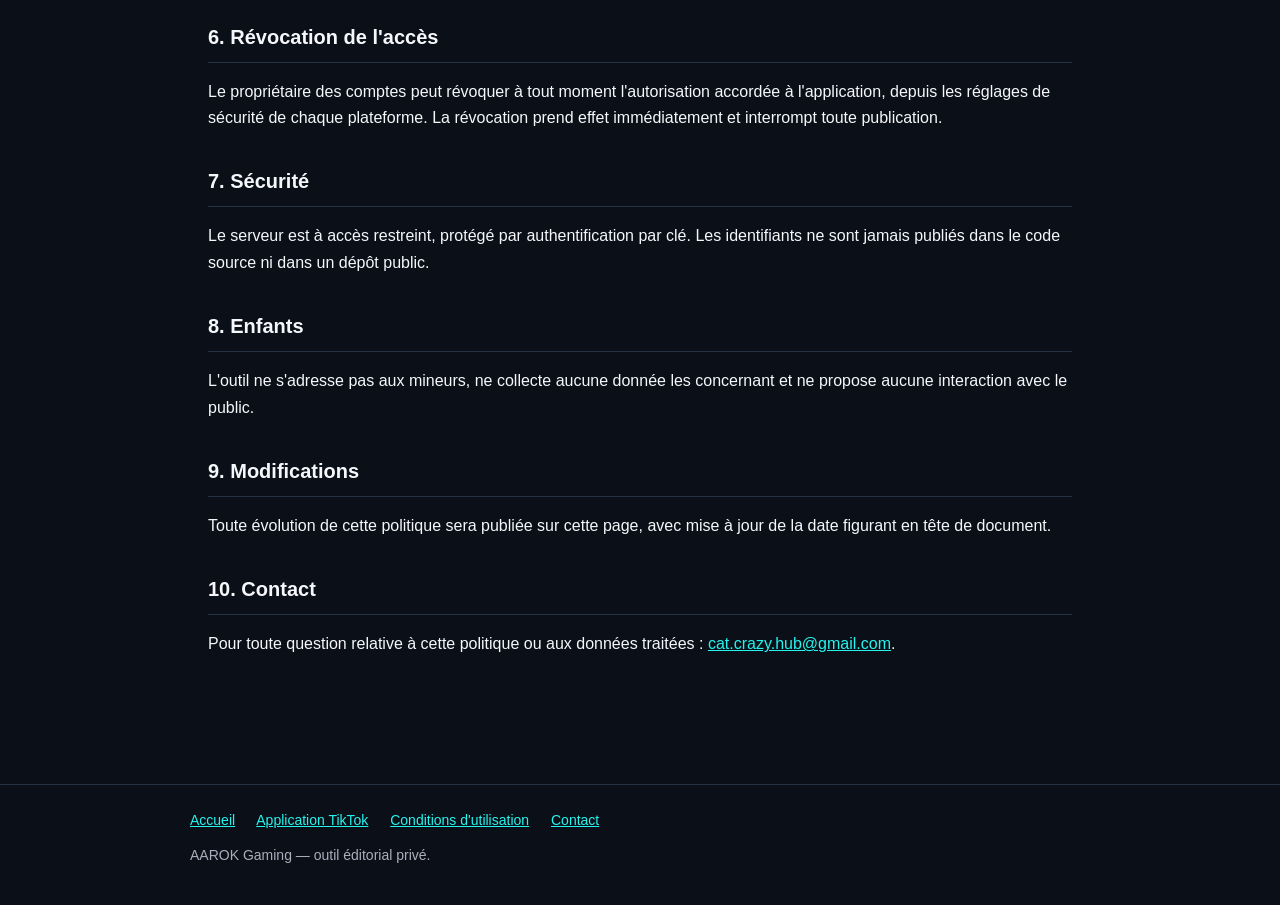
<file: privacy.html>
<!DOCTYPE html>
<html lang="fr">
<head>
<meta charset="utf-8">
<meta name="viewport" content="width=device-width, initial-scale=1">
<title>Politique de confidentialité — AAROK Gaming</title>
<meta name="description" content="Politique de confidentialité de l'automate éditorial AAROK Gaming : données traitées, conservation, droits, contact.">
<style>
  :root{--bg:#0b0f17;--panel:#121826;--line:#263244;--text:#f5f7fb;--muted:#a8b0bd;--cyan:#25f4ee}
  *{box-sizing:border-box}
  body{margin:0;background:var(--bg);color:var(--text);line-height:1.65;
       font-family:-apple-system,BlinkMacSystemFont,"Segoe UI",Arial,Helvetica,sans-serif}
  a{color:var(--cyan)}
  header{border-bottom:1px solid var(--line);background:rgba(11,15,23,.95);
         position:sticky;top:0;z-index:10;backdrop-filter:blur(8px)}
  nav{max-width:900px;margin:0 auto;padding:14px 18px;display:flex;flex-wrap:wrap;
      gap:6px 22px;align-items:center}
  nav .marque{font-weight:700;font-size:18px;margin-right:auto;color:var(--text);text-decoration:none}
  nav .marque span{color:var(--cyan)}
  nav a{color:var(--muted);text-decoration:none;font-size:15px}
  nav a:hover,nav a.actif{color:var(--cyan)}
  main{max-width:900px;margin:0 auto;padding:36px 18px 60px}
  h1{font-size:clamp(24px,4vw,32px);line-height:1.2;margin:0 0 6px}
  h2{font-size:20px;margin:34px 0 10px;padding-bottom:8px;border-bottom:1px solid var(--line)}
  .muted{color:var(--muted);font-size:14px}
  .panel{border:1px solid var(--line);background:var(--panel);border-radius:10px;
         padding:18px 20px;margin-top:20px}
  ul{padding-left:20px} li{margin:7px 0}
  table{border-collapse:collapse;width:100%;margin-top:12px;font-size:15px}
  td,th{border:1px solid var(--line);padding:9px 11px;text-align:left;vertical-align:top}
  th{background:var(--panel);font-weight:600}
  code{background:#1c2534;border-radius:4px;padding:2px 6px;font-size:14px;
       font-family:ui-monospace,SFMono-Regular,Consolas,monospace}
  footer{border-top:1px solid var(--line);margin-top:50px;padding:24px 18px;
         color:var(--muted);font-size:14px}
  footer div{max-width:900px;margin:0 auto} footer a{margin-right:18px}
</style>
</head>
<body>

<header>
  <nav>
    <a class="marque" href="./">AAROK <span>Gaming</span></a>
    <a href="tiktok-app.html">Application TikTok</a>
    <a href="news-studio.html">News Studio</a>
    <a href="privacy.html" class="actif">Confidentialité</a>
    <a href="terms.html">Conditions</a>
  </nav>
</header>

<main>

  <h1>Politique de confidentialité</h1>
  <p class="muted">AAROK Gaming — dernière mise à jour : 14 août 2026</p>

  <p>
    AAROK Gaming est un automate éditorial <b>privé et non commercial</b>, exploité par
    une seule personne pour produire et publier des contenus courts d'actualité du jeu
    vidéo sur <b>ses propres comptes</b>. Il n'est pas proposé à des tiers, ne dispose
    d'aucun compte utilisateur, et ne collecte aucune donnée auprès du public.
  </p>

  <h2>1. Plateformes concernées</h2>
  <p>L'outil publie exclusivement sur les comptes suivants, tous détenus par son auteur :</p>
  <table>
    <tr><th>Plateforme</th><th>Compte</th></tr>
    <tr><td>TikTok</td><td>@aarok.tv</td></tr>
    <tr><td>YouTube</td><td>Aarok (@aarok.gaming)</td></tr>
    <tr><td>Instagram</td><td>@aarok.gaming</td></tr>
    <tr><td>Facebook</td><td>Page AAROK</td></tr>
    <tr><td>X</td><td>@AarokTV</td></tr>
    <tr><td>Mastodon</td><td>@Aarok@mastodon.social</td></tr>
    <tr><td>Bluesky</td><td>@aarok-g.bsky.social</td></tr>
  </table>

  <h2>2. Données traitées</h2>
  <ul>
    <li><b>Jetons d'accès OAuth</b> des comptes du propriétaire, obtenus via les écrans
        de consentement officiels de chaque plateforme, servant uniquement à publier
        sur ces comptes.</li>
    <li><b>Articles de presse publics</b> collectés via les flux RSS ouverts de sites
        d'actualité jeu vidéo : titre, chapô, image d'illustration, lien source.</li>
    <li><b>Métadonnées des publications</b> (identifiant, titre, date), conservées
        localement pour éviter les doublons.</li>
  </ul>

  <div class="panel">
    <p style="margin:0">
      <b>Aucune donnée personnelle de tiers n'est collectée, consultée ni stockée</b> —
      ni spectateur, ni abonné, ni utilisateur d'aucune plateforme. L'outil ne lit
      aucun profil, aucune liste d'abonnés, aucun message privé et aucune statistique
      d'audience nominative.
    </p>
  </div>

  <h2>3. Utilisation des données</h2>
  <p>
    Les données servent exclusivement à composer une publication et à l'envoyer sur les
    comptes autorisés par leur propriétaire. Aucun autre usage : ni revente, ni partage
    avec des tiers, ni profilage, ni publicité ciblée.
  </p>

  <h2>4. Stockage et conservation</h2>
  <p>
    Tout est stocké localement sur un serveur privé, sans accès extérieur. Les jetons
    OAuth sont conservés dans un répertoire à accès restreint. Les métadonnées de
    publication sont conservées le temps nécessaire à la détection des doublons,
    puis purgées automatiquement au bout de 30 jours.
  </p>

  <h2>5. Partage avec des tiers</h2>
  <p>
    Aucune donnée n'est transmise à des tiers, en dehors des appels aux API officielles
    des plateformes listées ci-dessus, strictement nécessaires à la publication.
  </p>

  <h2>6. Révocation de l'accès</h2>
  <p>
    Le propriétaire des comptes peut révoquer à tout moment l'autorisation accordée à
    l'application, depuis les réglages de sécurité de chaque plateforme. La révocation
    prend effet immédiatement et interrompt toute publication.
  </p>

  <h2>7. Sécurité</h2>
  <p>
    Le serveur est à accès restreint, protégé par authentification par clé. Les
    identifiants ne sont jamais publiés dans le code source ni dans un dépôt public.
  </p>

  <h2>8. Enfants</h2>
  <p>
    L'outil ne s'adresse pas aux mineurs, ne collecte aucune donnée les concernant et
    ne propose aucune interaction avec le public.
  </p>

  <h2>9. Modifications</h2>
  <p>
    Toute évolution de cette politique sera publiée sur cette page, avec mise à jour de
    la date figurant en tête de document.
  </p>

  <h2>10. Contact</h2>
  <p>
    Pour toute question relative à cette politique ou aux données traitées :
    <a href="mailto:cat.crazy.hub@gmail.com">cat.crazy.hub@gmail.com</a>.
  </p>

</main>

<footer>
  <div>
    <a href="./">Accueil</a>
    <a href="tiktok-app.html">Application TikTok</a>
    <a href="terms.html">Conditions d'utilisation</a>
    <a href="mailto:cat.crazy.hub@gmail.com">Contact</a>
    <p style="margin-top:12px">AAROK Gaming — outil éditorial privé.</p>
  </div>
</footer>

</body>
</html>
</file>
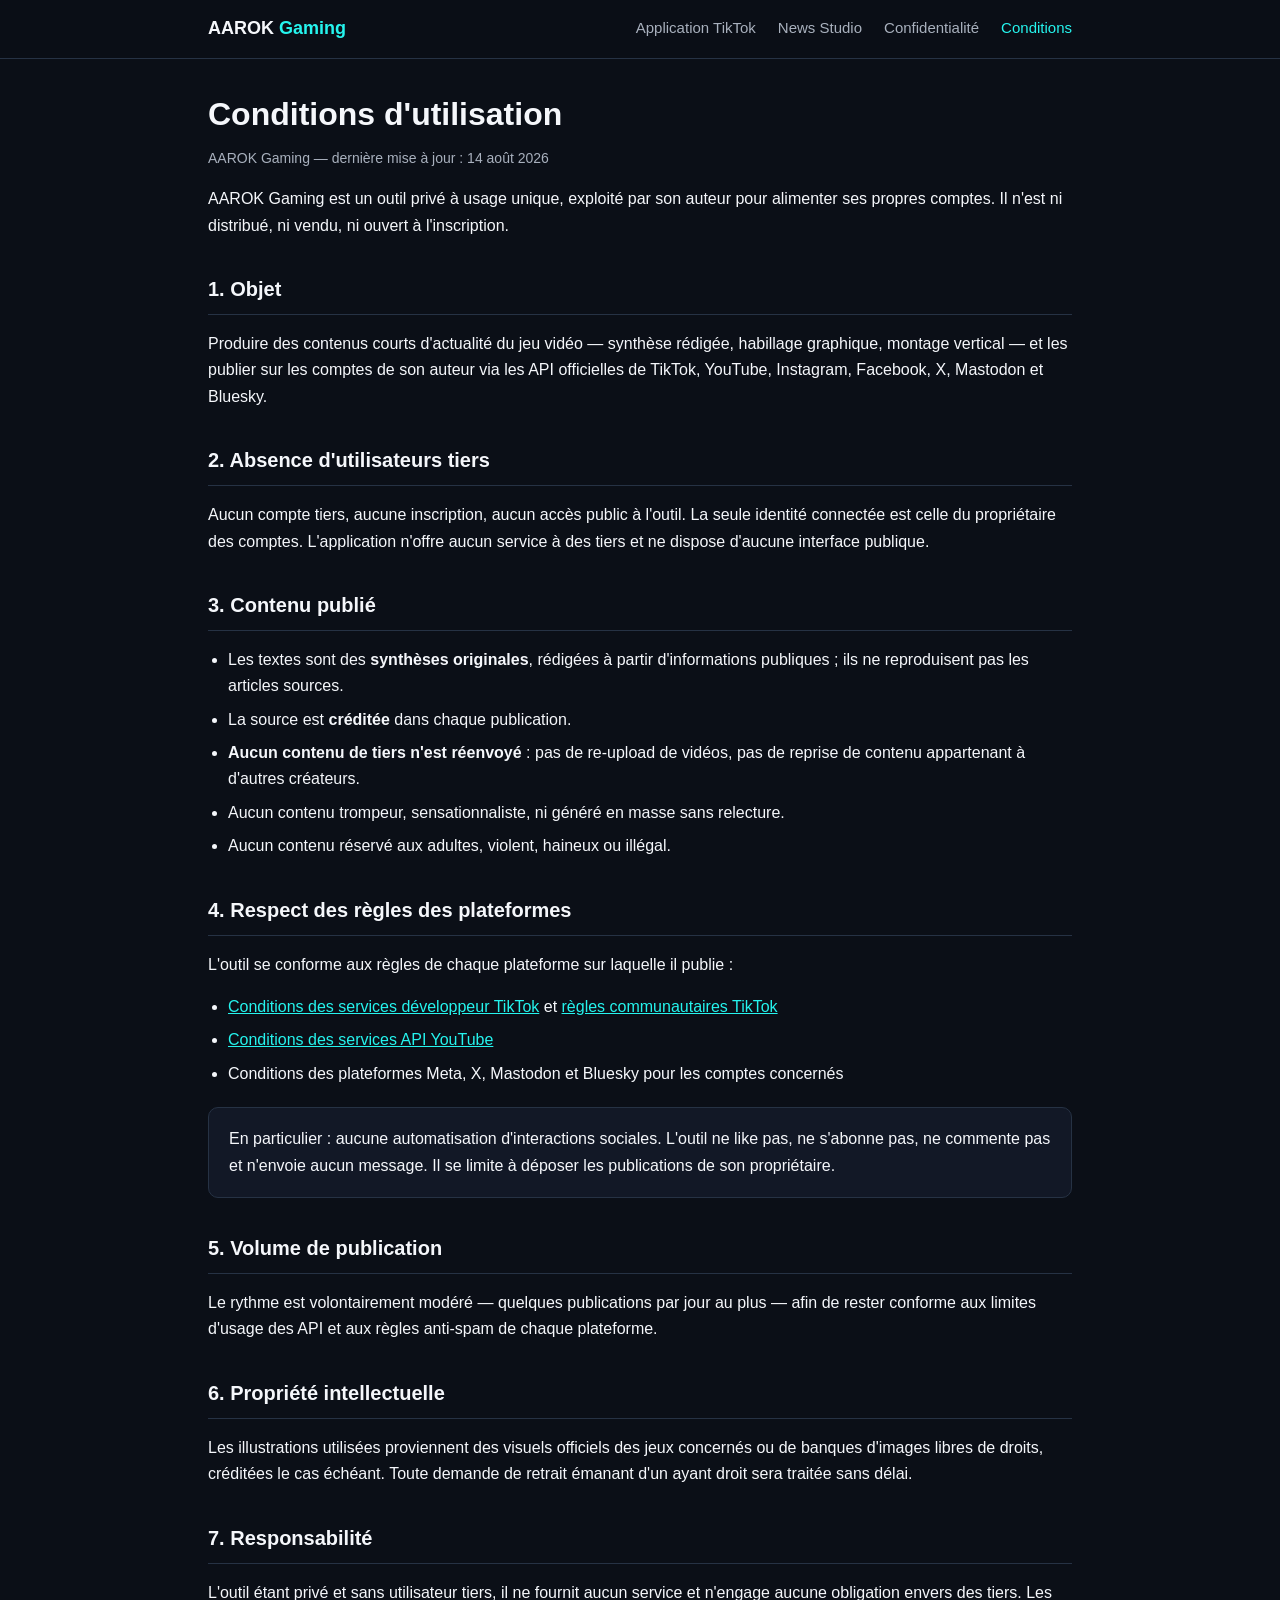
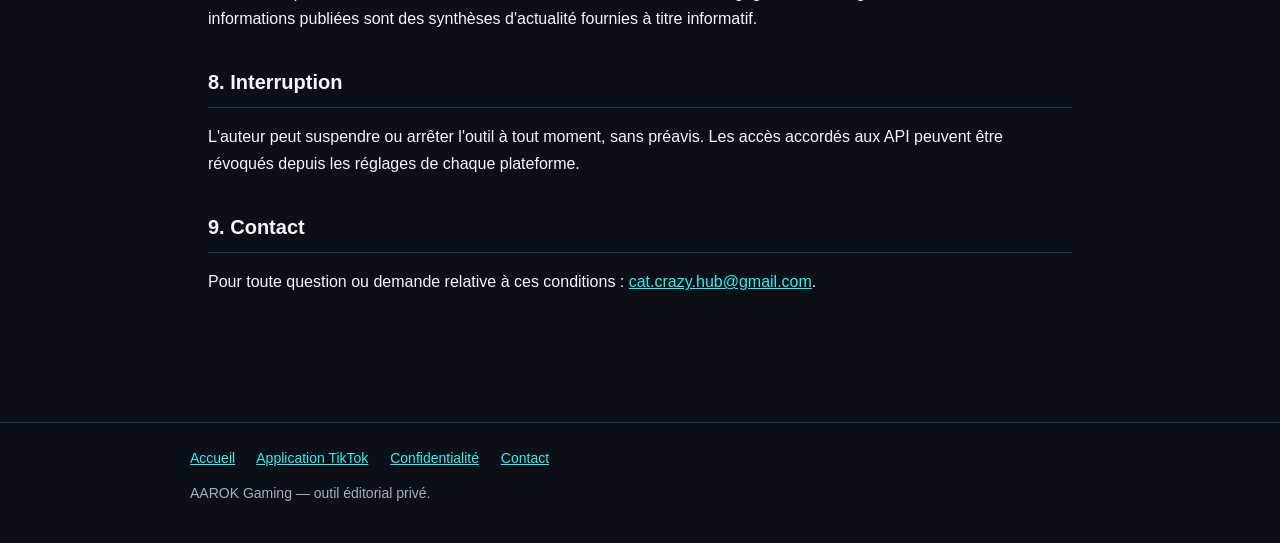
<file: terms.html>
<!DOCTYPE html>
<html lang="fr">
<head>
<meta charset="utf-8">
<meta name="viewport" content="width=device-width, initial-scale=1">
<title>Conditions d'utilisation — AAROK Gaming</title>
<meta name="description" content="Conditions d'utilisation de l'automate éditorial AAROK Gaming : objet, absence d'utilisateurs tiers, contenu publié, respect des règles des plateformes.">
<style>
  :root{--bg:#0b0f17;--panel:#121826;--line:#263244;--text:#f5f7fb;--muted:#a8b0bd;--cyan:#25f4ee}
  *{box-sizing:border-box}
  body{margin:0;background:var(--bg);color:var(--text);line-height:1.65;
       font-family:-apple-system,BlinkMacSystemFont,"Segoe UI",Arial,Helvetica,sans-serif}
  a{color:var(--cyan)}
  header{border-bottom:1px solid var(--line);background:rgba(11,15,23,.95);
         position:sticky;top:0;z-index:10;backdrop-filter:blur(8px)}
  nav{max-width:900px;margin:0 auto;padding:14px 18px;display:flex;flex-wrap:wrap;
      gap:6px 22px;align-items:center}
  nav .marque{font-weight:700;font-size:18px;margin-right:auto;color:var(--text);text-decoration:none}
  nav .marque span{color:var(--cyan)}
  nav a{color:var(--muted);text-decoration:none;font-size:15px}
  nav a:hover,nav a.actif{color:var(--cyan)}
  main{max-width:900px;margin:0 auto;padding:36px 18px 60px}
  h1{font-size:clamp(24px,4vw,32px);line-height:1.2;margin:0 0 6px}
  h2{font-size:20px;margin:34px 0 10px;padding-bottom:8px;border-bottom:1px solid var(--line)}
  .muted{color:var(--muted);font-size:14px}
  .panel{border:1px solid var(--line);background:var(--panel);border-radius:10px;
         padding:18px 20px;margin-top:20px}
  ul{padding-left:20px} li{margin:7px 0}
  footer{border-top:1px solid var(--line);margin-top:50px;padding:24px 18px;
         color:var(--muted);font-size:14px}
  footer div{max-width:900px;margin:0 auto} footer a{margin-right:18px}
</style>
</head>
<body>

<header>
  <nav>
    <a class="marque" href="./">AAROK <span>Gaming</span></a>
    <a href="tiktok-app.html">Application TikTok</a>
    <a href="news-studio.html">News Studio</a>
    <a href="privacy.html">Confidentialité</a>
    <a href="terms.html" class="actif">Conditions</a>
  </nav>
</header>

<main>

  <h1>Conditions d'utilisation</h1>
  <p class="muted">AAROK Gaming — dernière mise à jour : 14 août 2026</p>

  <p>
    AAROK Gaming est un outil privé à usage unique, exploité par son auteur pour
    alimenter ses propres comptes. Il n'est ni distribué, ni vendu, ni ouvert à
    l'inscription.
  </p>

  <h2>1. Objet</h2>
  <p>
    Produire des contenus courts d'actualité du jeu vidéo — synthèse rédigée, habillage
    graphique, montage vertical — et les publier sur les comptes de son auteur via les
    API officielles de TikTok, YouTube, Instagram, Facebook, X, Mastodon et Bluesky.
  </p>

  <h2>2. Absence d'utilisateurs tiers</h2>
  <p>
    Aucun compte tiers, aucune inscription, aucun accès public à l'outil. La seule
    identité connectée est celle du propriétaire des comptes. L'application n'offre
    aucun service à des tiers et ne dispose d'aucune interface publique.
  </p>

  <h2>3. Contenu publié</h2>
  <ul>
    <li>Les textes sont des <b>synthèses originales</b>, rédigées à partir d'informations
        publiques ; ils ne reproduisent pas les articles sources.</li>
    <li>La source est <b>créditée</b> dans chaque publication.</li>
    <li><b>Aucun contenu de tiers n'est réenvoyé</b> : pas de re-upload de vidéos, pas de
        reprise de contenu appartenant à d'autres créateurs.</li>
    <li>Aucun contenu trompeur, sensationnaliste, ni généré en masse sans relecture.</li>
    <li>Aucun contenu réservé aux adultes, violent, haineux ou illégal.</li>
  </ul>

  <h2>4. Respect des règles des plateformes</h2>
  <p>L'outil se conforme aux règles de chaque plateforme sur laquelle il publie :</p>
  <ul>
    <li><a href="https://developers.tiktok.com/doc/terms-of-service" target="_blank" rel="noopener">Conditions des services développeur TikTok</a>
        et <a href="https://www.tiktok.com/community-guidelines" target="_blank" rel="noopener">règles communautaires TikTok</a></li>
    <li><a href="https://developers.google.com/youtube/terms/api-services-terms-of-service" target="_blank" rel="noopener">Conditions des services API YouTube</a></li>
    <li>Conditions des plateformes Meta, X, Mastodon et Bluesky pour les comptes concernés</li>
  </ul>

  <div class="panel">
    <p style="margin:0">
      En particulier : aucune automatisation d'interactions sociales. L'outil ne
      like pas, ne s'abonne pas, ne commente pas et n'envoie aucun message. Il se
      limite à déposer les publications de son propriétaire.
    </p>
  </div>

  <h2>5. Volume de publication</h2>
  <p>
    Le rythme est volontairement modéré — quelques publications par jour au plus — afin
    de rester conforme aux limites d'usage des API et aux règles anti-spam de chaque
    plateforme.
  </p>

  <h2>6. Propriété intellectuelle</h2>
  <p>
    Les illustrations utilisées proviennent des visuels officiels des jeux concernés ou
    de banques d'images libres de droits, créditées le cas échéant. Toute demande de
    retrait émanant d'un ayant droit sera traitée sans délai.
  </p>

  <h2>7. Responsabilité</h2>
  <p>
    L'outil étant privé et sans utilisateur tiers, il ne fournit aucun service et
    n'engage aucune obligation envers des tiers. Les informations publiées sont des
    synthèses d'actualité fournies à titre informatif.
  </p>

  <h2>8. Interruption</h2>
  <p>
    L'auteur peut suspendre ou arrêter l'outil à tout moment, sans préavis. Les accès
    accordés aux API peuvent être révoqués depuis les réglages de chaque plateforme.
  </p>

  <h2>9. Contact</h2>
  <p>
    Pour toute question ou demande relative à ces conditions :
    <a href="mailto:cat.crazy.hub@gmail.com">cat.crazy.hub@gmail.com</a>.
  </p>

</main>

<footer>
  <div>
    <a href="./">Accueil</a>
    <a href="tiktok-app.html">Application TikTok</a>
    <a href="privacy.html">Confidentialité</a>
    <a href="mailto:cat.crazy.hub@gmail.com">Contact</a>
    <p style="margin-top:12px">AAROK Gaming — outil éditorial privé.</p>
  </div>
</footer>

</body>
</html>
</file>
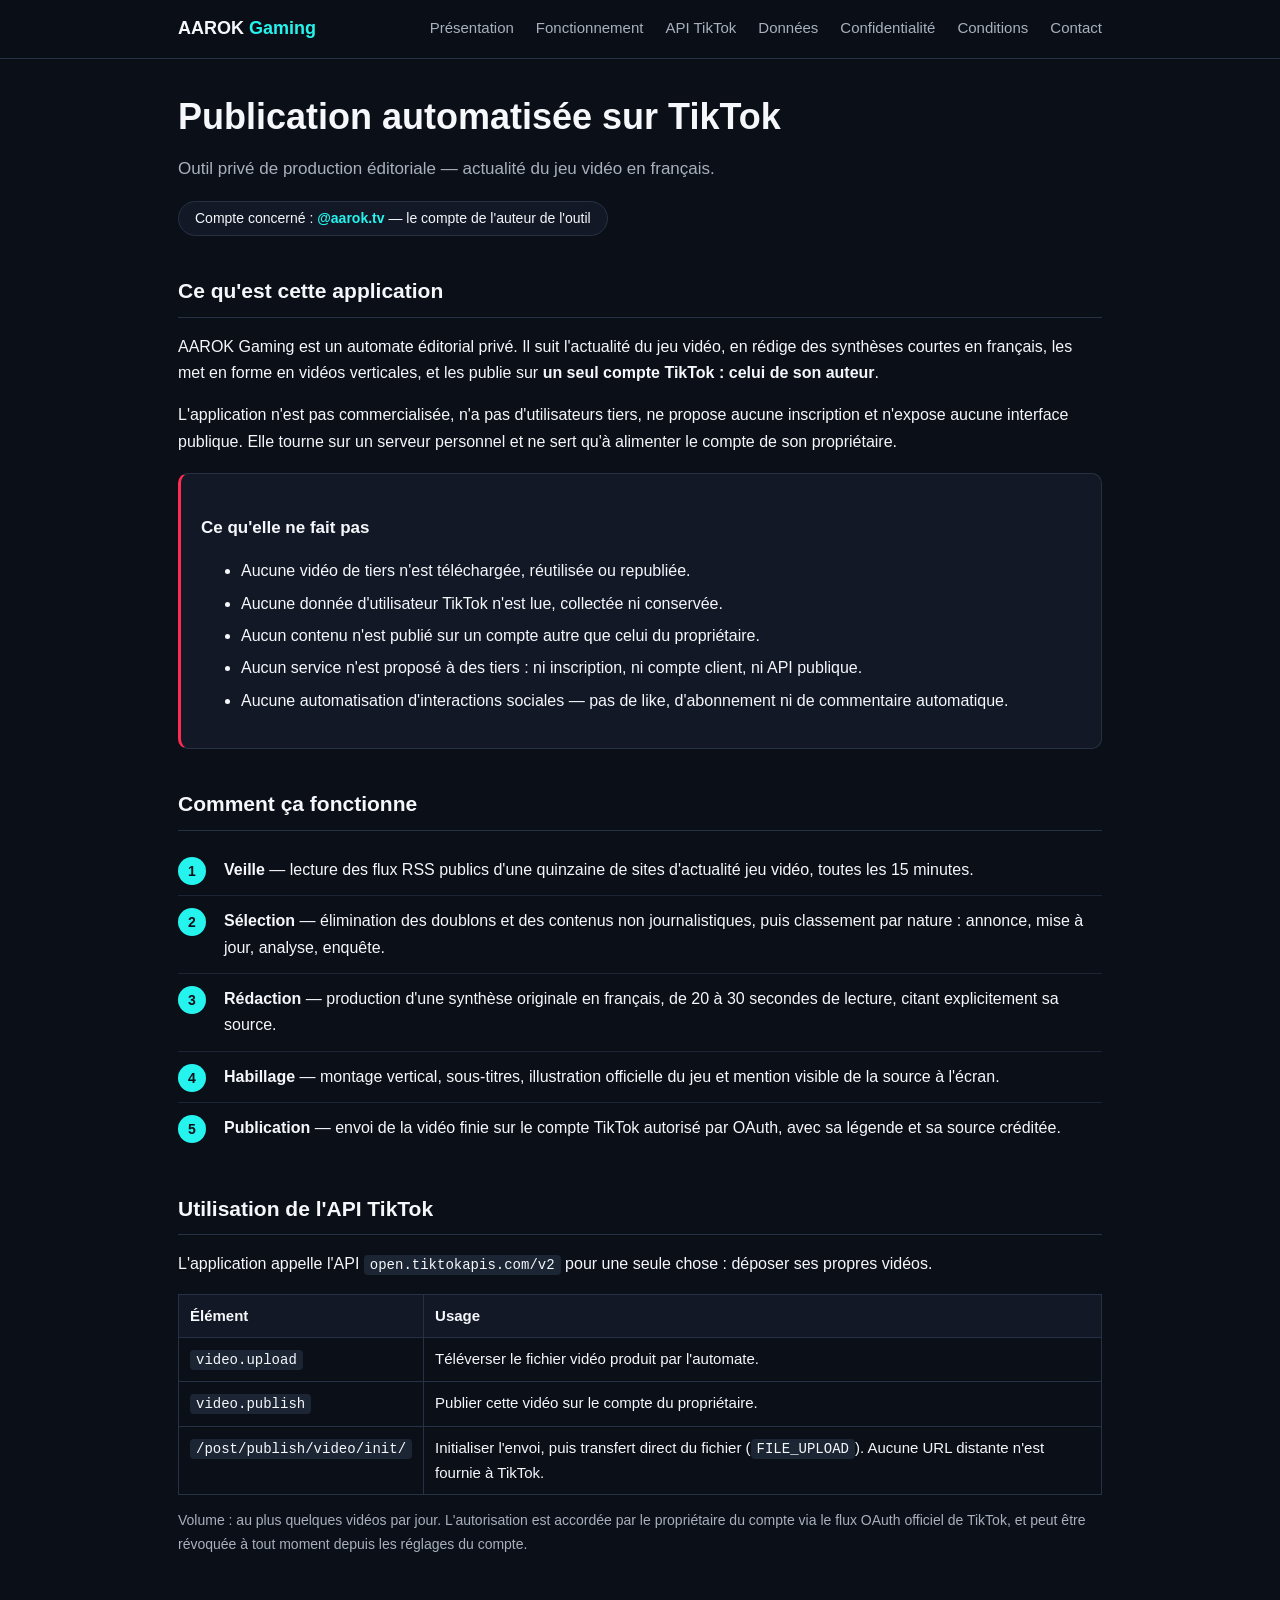
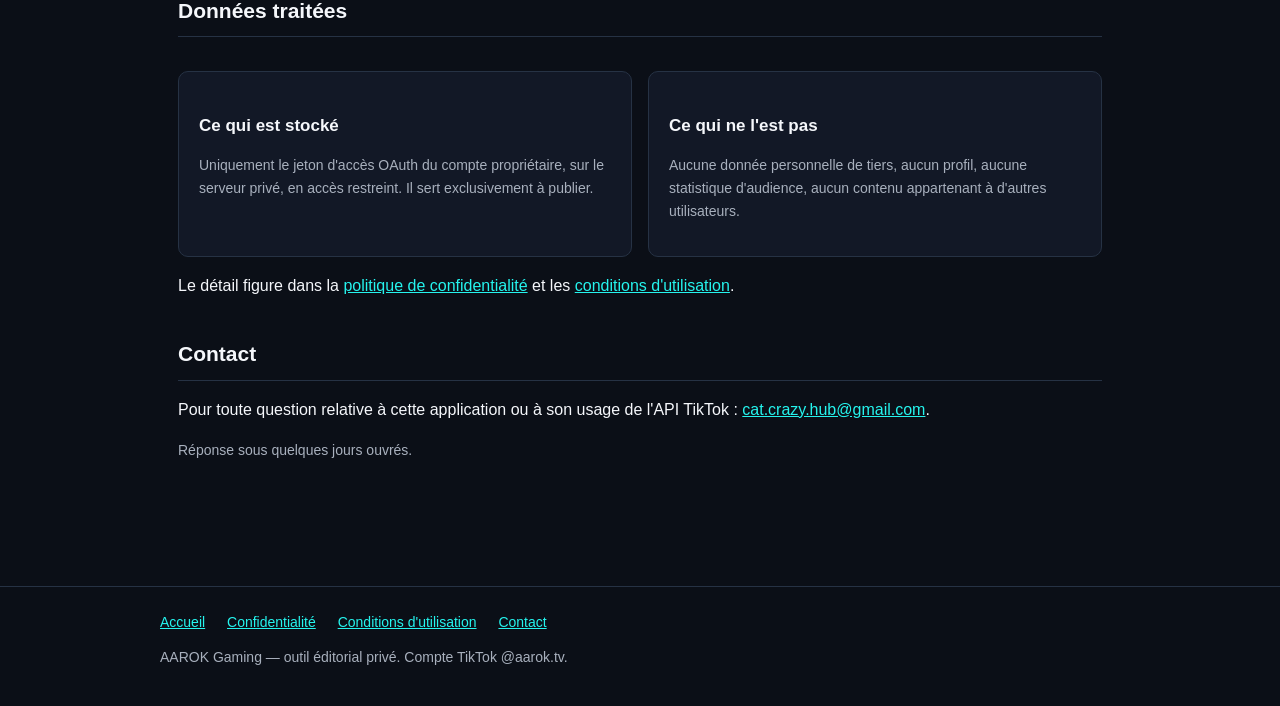
<file: tiktok-app.html>
<!DOCTYPE html>
<html lang="fr">
<head>
<meta charset="utf-8">
<meta name="viewport" content="width=device-width, initial-scale=1">
<title>AAROK Gaming — Publication automatisée sur TikTok</title>
<meta name="description" content="AAROK Gaming : outil privé de production et de publication de vidéos courtes d'actualité jeu vidéo sur le compte TikTok @aarok.tv de son auteur.">
<style>
  :root{--bg:#0b0f17;--panel:#121826;--line:#263244;--text:#f5f7fb;--muted:#a8b0bd;
        --tiktok-cyan:#25f4ee;--tiktok-pink:#fe2c55}
  *{box-sizing:border-box}
  body{margin:0;background:var(--bg);color:var(--text);line-height:1.65;
       font-family:-apple-system,BlinkMacSystemFont,"Segoe UI",Arial,Helvetica,sans-serif}
  a{color:var(--tiktok-cyan)}
  header{border-bottom:1px solid var(--line);background:rgba(11,15,23,.95);
         position:sticky;top:0;z-index:10;backdrop-filter:blur(8px)}
  nav{max-width:960px;margin:0 auto;padding:14px 18px;display:flex;flex-wrap:wrap;
      gap:6px 22px;align-items:center}
  nav .marque{font-weight:700;font-size:18px;margin-right:auto;color:var(--text);text-decoration:none}
  nav .marque span{color:var(--tiktok-cyan)}
  nav a{color:var(--muted);text-decoration:none;font-size:15px}
  nav a:hover,nav a.actif{color:var(--tiktok-cyan)}
  main{max-width:960px;margin:0 auto;padding:36px 18px 60px}
  h1{font-size:clamp(26px,4vw,36px);line-height:1.2;margin:0 0 8px}
  h2{font-size:21px;margin:38px 0 10px;padding-bottom:8px;border-bottom:1px solid var(--line)}
  h3{font-size:17px;margin:22px 0 6px}
  .chapeau{color:var(--muted);font-size:17px;margin-bottom:4px}
  .compte{display:inline-block;background:var(--panel);border:1px solid var(--line);
          border-radius:99px;padding:5px 16px;font-size:14px;margin-top:14px}
  .compte b{color:var(--tiktok-cyan)}
  .panel{border:1px solid var(--line);background:var(--panel);border-radius:10px;
         padding:18px 20px;margin-top:18px}
  .grille{display:grid;gap:16px;grid-template-columns:repeat(auto-fit,minmax(250px,1fr));margin-top:16px}
  ol.etapes{counter-reset:s;list-style:none;padding:0;margin:14px 0 0}
  ol.etapes li{counter-increment:s;padding:12px 0 12px 46px;position:relative;
               border-bottom:1px solid #1c2534}
  ol.etapes li:last-child{border-bottom:0}
  ol.etapes li:before{content:counter(s);position:absolute;left:0;top:12px;width:28px;height:28px;
    border-radius:50%;background:var(--tiktok-cyan);color:#0b0f17;font-weight:700;
    text-align:center;line-height:28px;font-size:14px}
  table{border-collapse:collapse;width:100%;margin-top:12px;font-size:15px}
  td,th{border:1px solid var(--line);padding:9px 11px;text-align:left;vertical-align:top}
  th{background:var(--panel);font-weight:600}
  code{background:#1c2534;border-radius:4px;padding:2px 6px;font-size:14px;
       font-family:ui-monospace,SFMono-Regular,Consolas,monospace}
  .oui li{margin:6px 0}
  .non{border-left:3px solid var(--tiktok-pink)}
  .muted{color:var(--muted);font-size:14px}
  footer{border-top:1px solid var(--line);margin-top:50px;padding:24px 18px;
         color:var(--muted);font-size:14px}
  footer div{max-width:960px;margin:0 auto}
  footer a{margin-right:18px}
</style>
</head>
<body>

<header>
  <nav>
    <a class="marque" href="./">AAROK <span>Gaming</span></a>
    <a href="#presentation">Présentation</a>
    <a href="#fonctionnement">Fonctionnement</a>
    <a href="#api">API TikTok</a>
    <a href="#donnees">Données</a>
    <a href="privacy.html">Confidentialité</a>
    <a href="terms.html">Conditions</a>
    <a href="#contact">Contact</a>
  </nav>
</header>

<main>

  <h1>Publication automatisée sur TikTok</h1>
  <p class="chapeau">Outil privé de production éditoriale — actualité du jeu vidéo en français.</p>
  <div class="compte">Compte concerné : <b>@aarok.tv</b> — le compte de l'auteur de l'outil</div>

  <h2 id="presentation">Ce qu'est cette application</h2>
  <p>
    AAROK Gaming est un automate éditorial privé. Il suit l'actualité du jeu vidéo,
    en rédige des synthèses courtes en français, les met en forme en vidéos verticales,
    et les publie sur <b>un seul compte TikTok : celui de son auteur</b>.
  </p>
  <p>
    L'application n'est pas commercialisée, n'a pas d'utilisateurs tiers, ne propose
    aucune inscription et n'expose aucune interface publique. Elle tourne sur un
    serveur personnel et ne sert qu'à alimenter le compte de son propriétaire.
  </p>

  <div class="panel non">
    <h3>Ce qu'elle ne fait pas</h3>
    <ul class="oui">
      <li>Aucune vidéo de tiers n'est téléchargée, réutilisée ou republiée.</li>
      <li>Aucune donnée d'utilisateur TikTok n'est lue, collectée ni conservée.</li>
      <li>Aucun contenu n'est publié sur un compte autre que celui du propriétaire.</li>
      <li>Aucun service n'est proposé à des tiers : ni inscription, ni compte client, ni API publique.</li>
      <li>Aucune automatisation d'interactions sociales — pas de like, d'abonnement ni de commentaire automatique.</li>
    </ul>
  </div>

  <h2 id="fonctionnement">Comment ça fonctionne</h2>
  <ol class="etapes">
    <li><b>Veille</b> — lecture des flux RSS publics d'une quinzaine de sites d'actualité
        jeu vidéo, toutes les 15 minutes.</li>
    <li><b>Sélection</b> — élimination des doublons et des contenus non journalistiques,
        puis classement par nature : annonce, mise à jour, analyse, enquête.</li>
    <li><b>Rédaction</b> — production d'une synthèse originale en français, de 20 à 30
        secondes de lecture, citant explicitement sa source.</li>
    <li><b>Habillage</b> — montage vertical, sous-titres, illustration officielle du jeu
        et mention visible de la source à l'écran.</li>
    <li><b>Publication</b> — envoi de la vidéo finie sur le compte TikTok autorisé par
        OAuth, avec sa légende et sa source créditée.</li>
  </ol>

  <h2 id="api">Utilisation de l'API TikTok</h2>
  <p>L'application appelle l'API <code>open.tiktokapis.com/v2</code> pour une seule chose : déposer ses propres vidéos.</p>

  <table>
    <tr><th>Élément</th><th>Usage</th></tr>
    <tr>
      <td><code>video.upload</code></td>
      <td>Téléverser le fichier vidéo produit par l'automate.</td>
    </tr>
    <tr>
      <td><code>video.publish</code></td>
      <td>Publier cette vidéo sur le compte du propriétaire.</td>
    </tr>
    <tr>
      <td><code>/post/publish/video/init/</code></td>
      <td>Initialiser l'envoi, puis transfert direct du fichier (<code>FILE_UPLOAD</code>).
          Aucune URL distante n'est fournie à TikTok.</td>
    </tr>
  </table>

  <p class="muted" style="margin-top:14px">
    Volume : au plus quelques vidéos par jour. L'autorisation est accordée par le
    propriétaire du compte via le flux OAuth officiel de TikTok, et peut être révoquée
    à tout moment depuis les réglages du compte.
  </p>

  <h2 id="donnees">Données traitées</h2>
  <div class="grille">
    <div class="panel">
      <h3>Ce qui est stocké</h3>
      <p class="muted">Uniquement le jeton d'accès OAuth du compte propriétaire, sur le
      serveur privé, en accès restreint. Il sert exclusivement à publier.</p>
    </div>
    <div class="panel">
      <h3>Ce qui ne l'est pas</h3>
      <p class="muted">Aucune donnée personnelle de tiers, aucun profil, aucune statistique
      d'audience, aucun contenu appartenant à d'autres utilisateurs.</p>
    </div>
  </div>
  <p style="margin-top:16px">
    Le détail figure dans la <a href="privacy.html">politique de confidentialité</a>
    et les <a href="terms.html">conditions d'utilisation</a>.
  </p>

  <h2 id="contact">Contact</h2>
  <p>
    Pour toute question relative à cette application ou à son usage de l'API TikTok :
    <a href="mailto:cat.crazy.hub@gmail.com">cat.crazy.hub@gmail.com</a>.
  </p>
  <p class="muted">Réponse sous quelques jours ouvrés.</p>

</main>

<footer>
  <div>
    <a href="./">Accueil</a>
    <a href="privacy.html">Confidentialité</a>
    <a href="terms.html">Conditions d'utilisation</a>
    <a href="mailto:cat.crazy.hub@gmail.com">Contact</a>
    <p style="margin-top:12px">AAROK Gaming — outil éditorial privé. Compte TikTok @aarok.tv.</p>
  </div>
</footer>

</body>
</html>
</file>
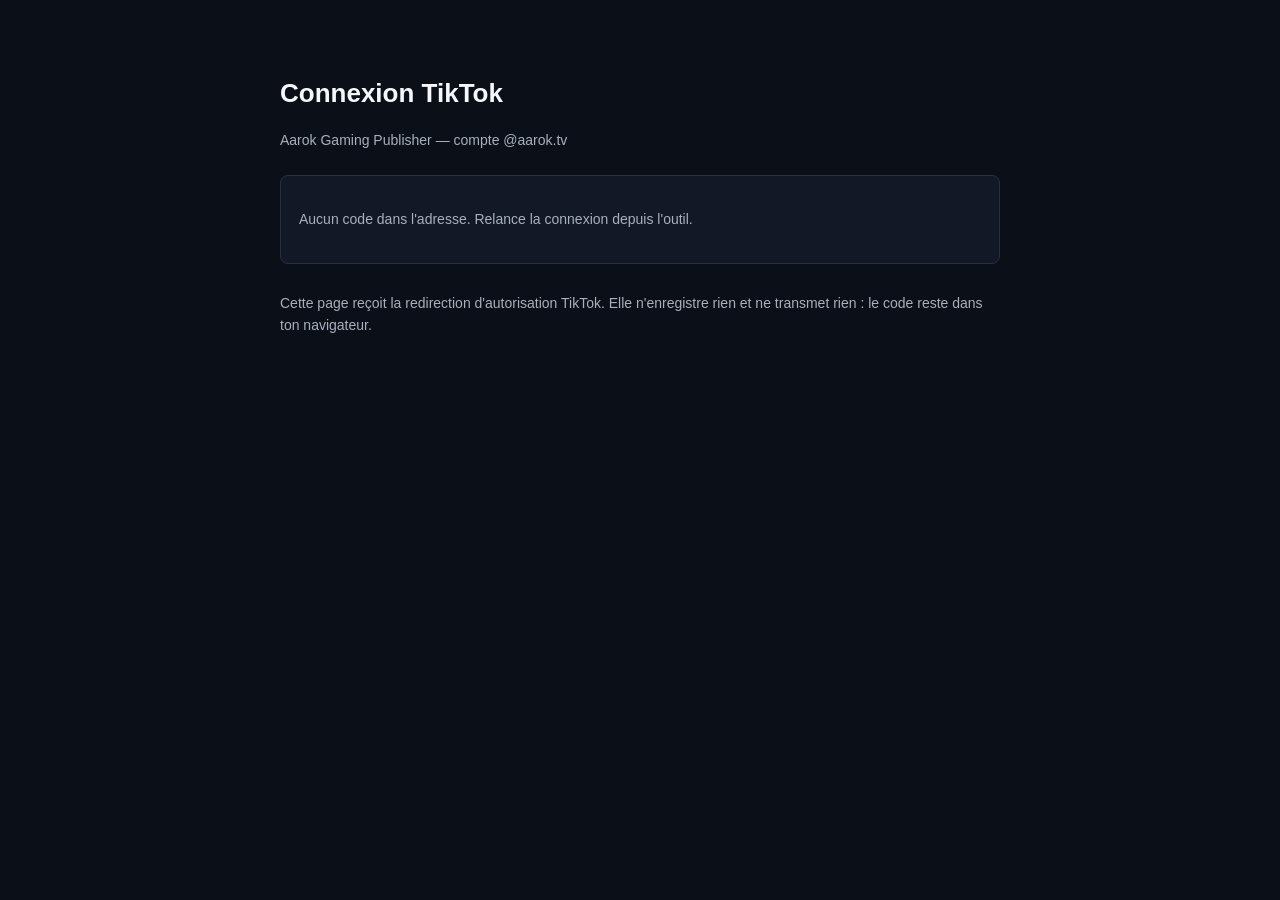
<file: tiktok-callback.html>
<!doctype html>
<html lang="fr">
<head>
<meta charset="utf-8">
<meta name="viewport" content="width=device-width, initial-scale=1">
<title>Connexion TikTok — Aarok Gaming Publisher</title>
<style>
 body{margin:0;font-family:Arial,Helvetica,sans-serif;background:#0b0f17;color:#f5f7fb;line-height:1.6}
 main{max-width:720px;margin:0 auto;padding:56px 20px}
 h1{font-size:26px;margin-bottom:6px}
 .muted{color:#a8b0bd;font-size:14px}
 .panel{border:1px solid #263244;background:#121826;border-radius:8px;padding:18px;margin-top:24px}
 code{display:block;background:#0b0f17;border:1px solid #2d3b52;border-radius:6px;
      padding:14px;margin-top:10px;word-break:break-all;color:#25f4ee;font-size:15px}
 button{margin-top:12px;background:#25f4ee;color:#0b0f17;border:0;border-radius:6px;
        padding:10px 18px;font-weight:bold;font-size:15px;cursor:pointer}
 .err{color:#ff8a8a}
</style>
</head>
<body>
<main>
<h1>Connexion TikTok</h1>
<p class="muted">Aarok Gaming Publisher — compte @aarok.tv</p>

<div class="panel" id="zone">
  <p>Lecture de la réponse de TikTok…</p>
</div>

<p class="muted" style="margin-top:28px">
Cette page reçoit la redirection d'autorisation TikTok. Elle n'enregistre rien
et ne transmet rien : le code reste dans ton navigateur.
</p>
</main>

<script>
(function () {
  var p = new URLSearchParams(location.search);
  var code = p.get("code");
  var err = p.get("error") || p.get("error_description");
  var z = document.getElementById("zone");

  if (code) {
    z.innerHTML =
      "<p><strong>Autorisation accordée.</strong> Copie ce code et colle-le dans l'outil :</p>" +
      "<code id=\"c\"></code>" +
      "<button id=\"b\">Copier le code</button>" +
      "<p class=\"muted\" style=\"margin-top:14px\">Ce code expire en quelques minutes.</p>";
    document.getElementById("c").textContent = code;
    document.getElementById("b").onclick = function () {
      navigator.clipboard.writeText(code).then(function () {
        document.getElementById("b").textContent = "Copié";
      });
    };
  } else if (err) {
    z.innerHTML = "<p class=\"err\"><strong>TikTok a refusé l'autorisation.</strong></p>" +
                  "<code></code>";
    z.querySelector("code").textContent = err;
  } else {
    z.innerHTML = "<p class=\"muted\">Aucun code dans l'adresse. " +
                  "Relance la connexion depuis l'outil.</p>";
  }
})();
</script>
</body>
</html>
</file>
